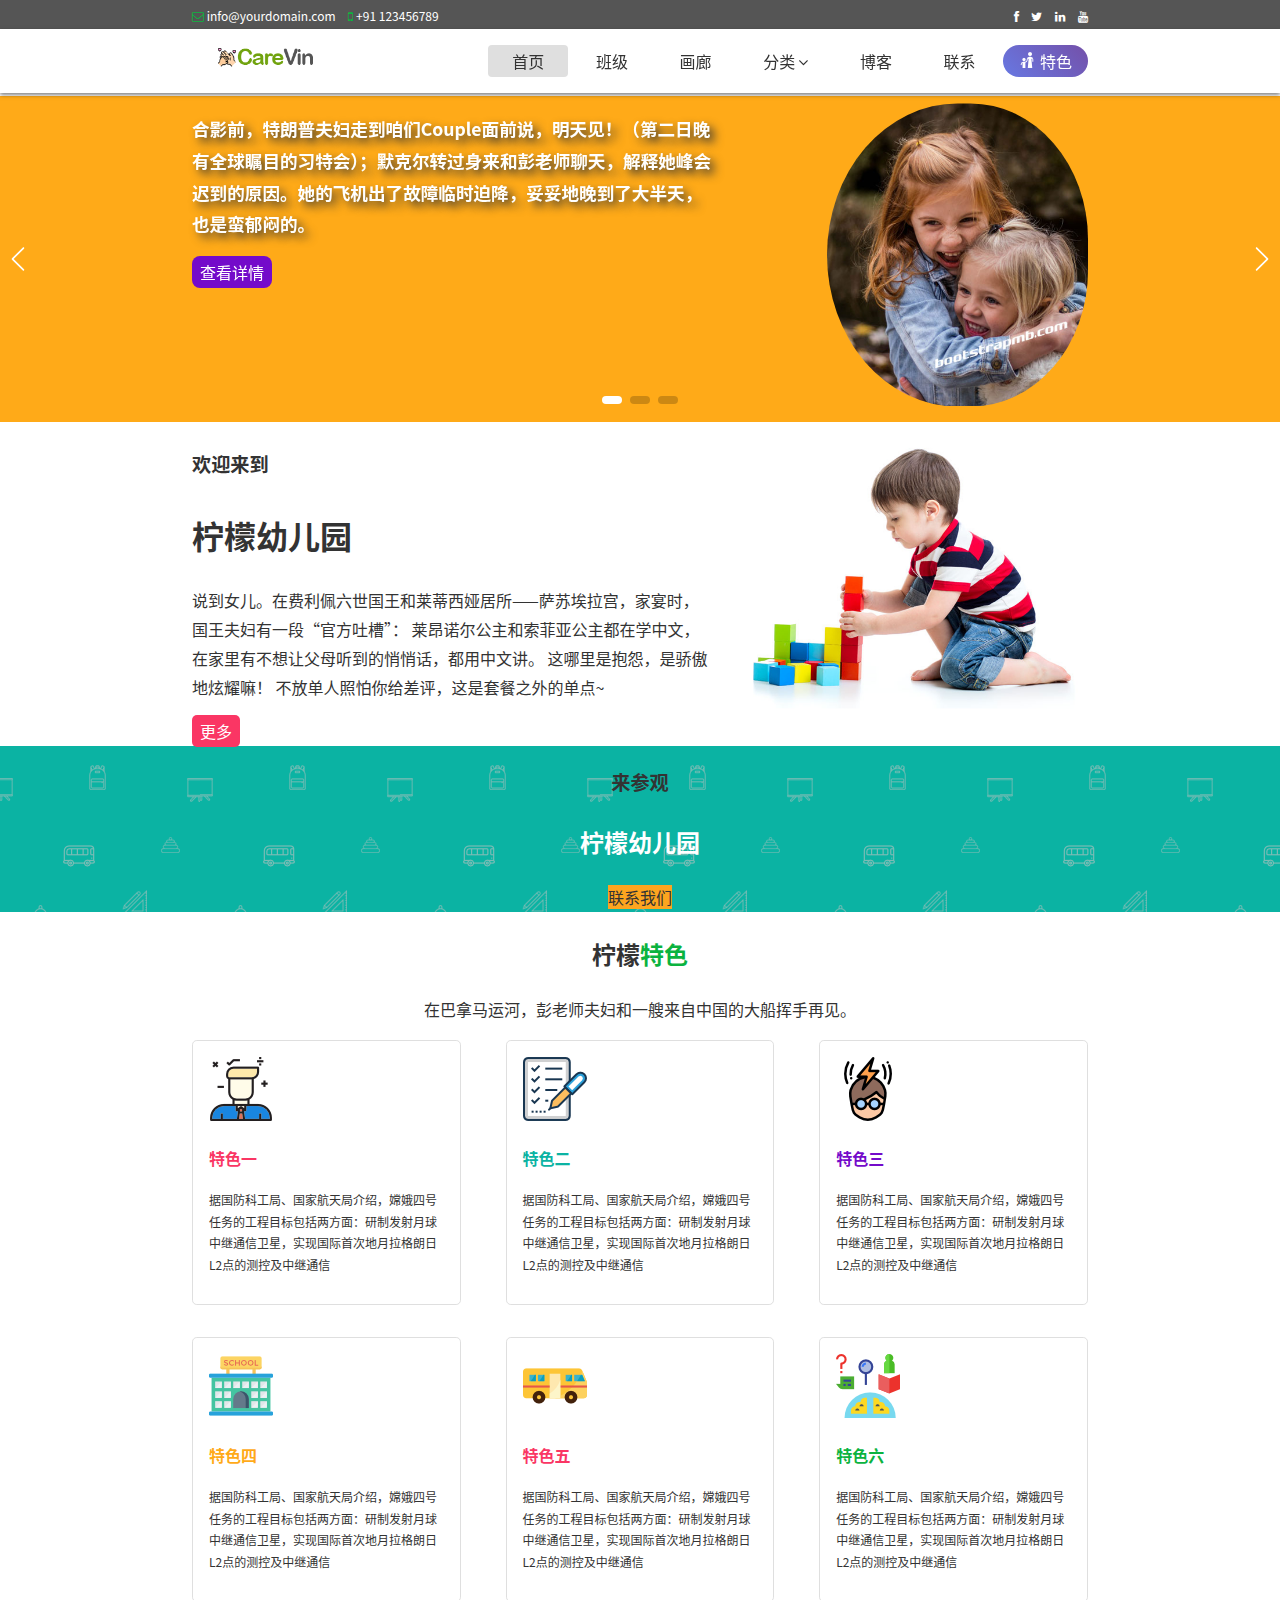
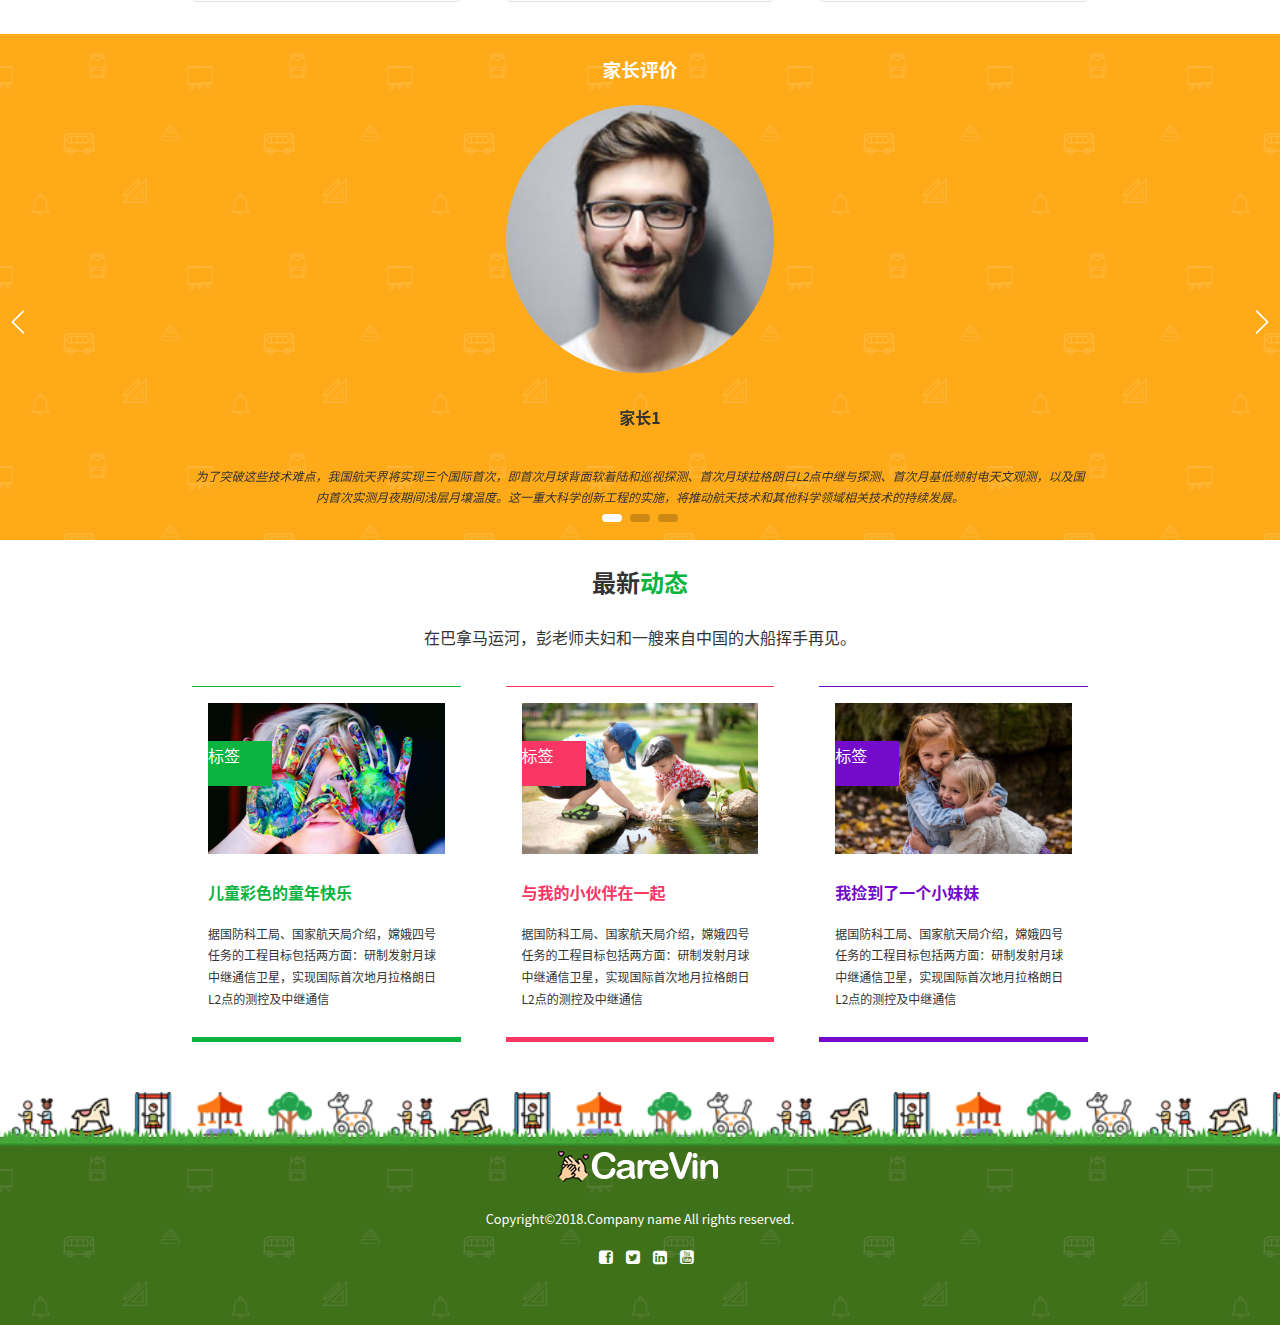
<file: index.html>
<!DOCTYPE html>
<html>
<head lang="en">
    <meta charset="UTF-8"/>
    <meta http-equiv="X-UA-Compatible" content="IE=edge, chrome=1, Firefox=1" /> <!--指示IE/chrome/Firefox以目前可用的最高模式显示内容-->
    <meta name="renderer" content="webkit"/>
    <meta name="keywords" content="CarVin, Children, Play, School" /><!--关键字-->
    <meta name="Description" content="Will our children have a place to play to made your life easy."/><!--网站描述-->
    <meta name="author" content="willow like moon" /><!--定义网页作者-->
    <meta name ="viewport" content ="width=device-width, initial-scale=1, maximum-scale=1, minimum-scale=1, user-scalable=no"/>
    <meta name="robots" content="index, follow"/>
    <meta name="googlebot" content="index, follow"/>

    <title>CarVin Children Play School</title>

    <base target="_self"/>
    <link rel="shortcut icon" href="img/logo/fav.png" type="image/ico"/><!--网页标题栏显示小图标-->
    <link rel="stylesheet" href="css/normalize.css" type="text/css"/>
    <link rel="stylesheet" href="css/font-awesome.css" type="text/css"/>
    <link rel="stylesheet" href="css/swiper.css">
    <link rel="stylesheet" href="css/animate.css">
    <link rel="stylesheet" href="css/global.css" type="text/css"/>
    <link rel="stylesheet" href="css/module.css" type="text/css"/>
    <link rel="stylesheet" href="css/carvin.css" type="text/css"/>
</head>
<body>
<div id="wrapper">

    <!--header start-->
   <header>
       <section class="md-info tx-center clearfix">
           <div class="box-center container row ">
               <div class="col-8 tx-left">
                   <a href=""><i class="icon-envelope-alt tx-green-light"></i> info@yourdomain.com<i class="icon-mobile-phone tx-green-light"></i> +91 123456789</a>
               </div>
               <div class="col-4 tx-right">
                   <a href="" class="tx-nowrap overflow"><i class="icon-facebook"></i><i class="icon-twitter"></i><i class="icon-linkedin"></i><i class="icon-youtube"></i></a>
               </div>
           </div>
       </section>
       <section class="md-nav clearfix">
           <nav class="box-center container row ">
               <a href="index.html" class="col-2 logo box-img"><img src="img/logo/logo.png" alt=""/></a>
               <ul class="col-10 tx-right">
                   <li><a href="index.html" class="active">首页</a></li>
                   <li><a href="page/classes.html">班级</a></li>
                   <li><a href="page/gallery.html">画廊</a></li>
                   <li class="nav-sub">
                       <a href="">分类<i class="icon-angle-down"></i></a>
                       <ol class="tx-center">
                           <li><a href="page/aboutUs.html">关于我们</a></li>
                           <li><a href="page/faq.html">FAQ问答</a></li>
                           <li><a href="page/404.html">404失联</a></li>
                       </ol>
                   </li>
                   <li><a href="page/blog.html">博客</a></li>
                   <li> <a href="page/contact.html">联系</a></li>
                   <li><a href="page/facilities.html" class="bg-purple tx-white"><img src="img/ico/mother.png" alt="img"/>特色</a></li>
               </ul>
           </nav>
       </section>
   </header>
    <!--header end-->

    <!--main start-->
    <div class="main">

        <!--slide start-->
        <section class="slide md-slide bg-orange">
            <div class="swiper-container">
                <div class="swiper-wrapper">
                    <div class="swiper-slide">

                            <div class="box-center container row">
                                <div class="col-7">
                                    <p class="tx-white ani" swiper-animate-effect="fadeInLeft" swiper-animate-duration="0.5s" swiper-animate-delay="0.3s">
                                        合影前，特朗普夫妇走到咱们Couple面前说，明天见！（第二日晚有全球瞩目的习特会）；默克尔转过身来和彭老师聊天，解释她峰会迟到的原因。她的飞机出了故障临时迫降，妥妥地晚到了大半天，也是蛮郁闷的。
                                    </p>

                                    <a class="bg-purple md-btn tx-white ani" swiper-animate-effect="fadeIn" swiper-animate-duration="0.5s" swiper-animate-delay="0.5s" href="" >查看详情</a>
                                </div>
                                <div class="col-5 tx-right"><img src="img/slide/slide1.jpg" alt=""/></div>
                            </div>

                    </div>
                    <div class="swiper-slide">

                        <div class="box-center container row">

                            <div class="col-5 tx-left"><img src="img/slide/slide2.jpg" alt=""/></div>
                            <div class="col-7">
                                <p class="tx-white ani" swiper-animate-effect="fadeInRight" swiper-animate-duration="0.5s" swiper-animate-delay="0.3s">
                                    合影前，特朗普夫妇走到咱们Couple面前说，明天见！（第二日晚有全球瞩目的习特会）；默克尔转过身来和彭老师聊天，解释她峰会迟到的原因。她的飞机出了故障临时迫降，妥妥地晚到了大半天，也是蛮郁闷的。
                                </p>

                                <a class="bg-pink md-btn tx-white ani " swiper-animate-effect="fadeIn" swiper-animate-duration="0.5s" swiper-animate-delay="0.5s" href="" >查看详情</a>
                            </div>
                        </div>

                    </div>
                    <div class="swiper-slide">

                        <div class="box-center container row">
                            <div class="col-7">
                                <p class="tx-white ani" swiper-animate-effect="fadeInUp" swiper-animate-duration="0.5s" swiper-animate-delay="0.3s">
                                    合影前，特朗普夫妇走到咱们Couple面前说，明天见！（第二日晚有全球瞩目的习特会）；默克尔转过身来和彭老师聊天，解释她峰会迟到的原因。她的飞机出了故障临时迫降，妥妥地晚到了大半天，也是蛮郁闷的。
                                </p>

                                <a class="bg-green-weight md-btn tx-white ani" swiper-animate-effect="fadeIn" swiper-animate-duration="0.5s" swiper-animate-delay="0.5s" href="" >查看详情</a>
                            </div>
                            <div class="col-5 tx-right"><img src="img/slide/slide3.jpg" alt=""/></div>
                        </div>

                    </div>
                </div>
                <!-- 如果需要分页器 -->
                <div class="swiper-pagination"></div>

                <!-- 如果需要导航按钮 -->
                <div class="swiper-button-prev"></div>
                <div class="swiper-button-next"></div>

                <!-- 如果需要滚动条 -->
                <!--<div class="swiper-scrollbar"></div>-->
            </div>

        </section>
        <!--slide end-->

        <!--intro start-->
        <section class="intro">
            <div class="box-center container row">
                <div class="col-7">
                    <h4>欢迎来到</h4>
                    <h1>柠檬幼儿园</h1>
                    <p>
                        说到女儿。在费利佩六世国王和莱蒂西娅居所——萨苏埃拉宫，家宴时，国王夫妇有一段“官方吐槽”：
                        莱昂诺尔公主和索菲亚公主都在学中文，在家里有不想让父母听到的悄悄话，都用中文讲。
                        这哪里是抱怨，是骄傲地炫耀嘛！
                        不放单人照怕你给差评，这是套餐之外的单点~
                    </p>
                    <a href="#" class="tx-white bg-pink md-btn">更多</a>
                </div>
                <div class="col-5 tx-right">
                    <img src="img/article/play.png" alt=""/>
                </div>
            </div>
        </section>
        <!--intro end-->

        <!--contact start-->
        <section class="contact bg-img-green">
            <div class="box-center container row tx-center">
                <div class="col-12 tx-center">
                    <p>来参观</p>
                    <h2 class="tx-white">柠檬幼儿园</h2>
                    <a href="#" class="bg-yellow br-gray-weight a-padding">联系我们</a>
                </div>
            </div>
        </section>
        <!--contact end-->

        <!--feature start-->
        <section class="feature">
            <div class="box-center container row">
                <div class="col-12">
                    <h2 class="tx-center"><span class="tx-gray-weight">柠檬</span><span class="tx-green-light">特色</span></h2>
                    <p class="tx-center">在巴拿马运河，彭老师夫妇和一艘来自中国的大船挥手再见。</p>
                </div>
            </div>
            <div class="box-center container row">
                <div class="col-4 md-note">
                    <img src="img/features/001-teacher.png" alt="ico.png"/>
                    <h3 class="tx-pink">特色一</h3>
                    <p>据国防科工局、国家航天局介绍，嫦娥四号任务的工程目标包括两方面：研制发射月球中继通信卫星，实现国际首次地月拉格朗日L2点的测控及中继通信</p>
                </div>
                <div class="col-4 md-note">
                    <img src="img/features/002-to-do.png" alt="ico.png"/>
                    <h3 class="tx-green-weight">特色二</h3>
                    <p>据国防科工局、国家航天局介绍，嫦娥四号任务的工程目标包括两方面：研制发射月球中继通信卫星，实现国际首次地月拉格朗日L2点的测控及中继通信</p>
                </div>
                <div class="col-4 md-note">
                    <img src="img/features/003-think.png" alt="ico.png"/>
                    <h3 class="tx-purple">特色三</h3>
                    <p>据国防科工局、国家航天局介绍，嫦娥四号任务的工程目标包括两方面：研制发射月球中继通信卫星，实现国际首次地月拉格朗日L2点的测控及中继通信</p>
                </div>
            </div>
            <div class="box-center container row">
                <div class="col-4 md-note">
                    <img src="img/features/004-school.png" alt="ico.png"/>
                    <h3 class="tx-orange">特色四</h3>
                    <p>据国防科工局、国家航天局介绍，嫦娥四号任务的工程目标包括两方面：研制发射月球中继通信卫星，实现国际首次地月拉格朗日L2点的测控及中继通信</p>
                </div>
                <div class="col-4 md-note">
                    <img src="img/features/005-bus.png" alt="ico.png"/>
                    <h3 class="tx-pink">特色五</h3>
                    <p>据国防科工局、国家航天局介绍，嫦娥四号任务的工程目标包括两方面：研制发射月球中继通信卫星，实现国际首次地月拉格朗日L2点的测控及中继通信</p>
                </div>
                <div class="col-4 md-note">
                    <img src="img/features/006-idea.png" alt="ico.png"/>
                    <h3 class="tx-green-light">特色六</h3>
                    <p>据国防科工局、国家航天局介绍，嫦娥四号任务的工程目标包括两方面：研制发射月球中继通信卫星，实现国际首次地月拉格朗日L2点的测控及中继通信</p>
                </div>
            </div>
        </section>
        <!--feature end-->

        <!--review start-->
        <section class="review  md-slide bg-img-yellow">
            <div class="box-center container row">
                <div class="col-12 tx-center">
                    <h3 class="tx-white">家长评价</h3>
                </div>
            </div>

            <div class="swiper-container">
                <div class="swiper-wrapper">
                    <div class="swiper-slide">

                        <div class="box-center container row">
                            <div class="col-12 tx-center">
                                <img class="box-center" src="img/user/user1.jpg" alt="家长头像"/>
                            </div>
                        </div>

                        <div class="box-center container row">
                            <div class="col-12 tx-center">
                                <h4 class="tx-center">家长1</h4>
                            </div>
                        </div>

                        <div class="box-center container row">
                            <div class="col-12 tx-center">
                                <p class="tx-center">为了突破这些技术难点，我国航天界将实现三个国际首次，即首次月球背面软着陆和巡视探测、首次月球拉格朗日L2点中继与探测、首次月基低频射电天文观测，以及国内首次实测月夜期间浅层月壤温度。这一重大科学创新工程的实施，将推动航天技术和其他科学领域相关技术的持续发展。</p>
                            </div>
                        </div>

                    </div>
                    <div class="swiper-slide">

                        <div class="box-center container row">
                            <div class="col-12 tx-center">
                                <img class="box-center" src="img/user/user2.jpg" alt="家长头像"/>
                            </div>
                        </div>

                        <div class="box-center container row">
                            <div class="col-12 tx-center">
                                <h4 class="tx-center">家长2</h4>
                            </div>
                        </div>

                        <div class="box-center container row">
                            <div class="col-12 tx-center">
                                <p class="tx-center">为了突破这些技术难点，我国航天界将实现三个国际首次，即首次月球背面软着陆和巡视探测、首次月球拉格朗日L2点中继与探测、首次月基低频射电天文观测，以及国内首次实测月夜期间浅层月壤温度。这一重大科学创新工程的实施，将推动航天技术和其他科学领域相关技术的持续发展。</p>
                            </div>
                        </div>

                    </div>
                    <div class="swiper-slide">

                        <div class="box-center container row">
                            <div class="col-12 tx-center">
                                <img class="box-center" src="img/user/user3.jpg" alt="家长头像"/>
                            </div>
                        </div>

                        <div class="box-center container row">
                            <div class="col-12 tx-center">
                                <h4 class="tx-center">家长3</h4>
                            </div>
                        </div>

                        <div class="box-center container row">
                            <div class="col-12 tx-center">
                                <p class="tx-center">为了突破这些技术难点，我国航天界将实现三个国际首次，即首次月球背面软着陆和巡视探测、首次月球拉格朗日L2点中继与探测、首次月基低频射电天文观测，以及国内首次实测月夜期间浅层月壤温度。这一重大科学创新工程的实施，将推动航天技术和其他科学领域相关技术的持续发展。</p>
                            </div>
                        </div>

                    </div>
                </div>
                <!-- 如果需要分页器 -->
                <div class="swiper-pagination"></div>

                <!-- 如果需要导航按钮 -->
                <div class="swiper-button-prev"></div>
                <div class="swiper-button-next"></div>

                <!-- 如果需要滚动条 -->
                <!--<div class="swiper-scrollbar"></div>-->
            </div>

        </section>
        <!--review end-->

        <!--news start-->
        <section class="news">
            <div class="box-center container row">
                <div class="col-12">
                    <h2 class="tx-center"><span class="tx-gray-weight">最新</span><span class="tx-green-light">动态</span></h2>
                    <p class="tx-center">在巴拿马运河，彭老师夫妇和一艘来自中国的大船挥手再见。</p>
                </div>
            </div>
            <div class="box-center container row">
                <div class="col-4 md-note">
                    <span class="md-tips bg-green-light">标签</span>
                    <img src="img/blog/blog1.jpg" alt="ico.png"/>
                    <h3 class="tx-green-light">儿童彩色的童年快乐</h3>
                    <p>据国防科工局、国家航天局介绍，嫦娥四号任务的工程目标包括两方面：研制发射月球中继通信卫星，实现国际首次地月拉格朗日L2点的测控及中继通信</p>
                </div>
                <div class="col-4 md-note">
                    <span class="md-tips bg-pink">标签</span>
                    <img src="img/blog/blog2.jpg" alt="ico.png"/>
                    <h3 class="tx-pink">与我的小伙伴在一起</h3>
                    <p>据国防科工局、国家航天局介绍，嫦娥四号任务的工程目标包括两方面：研制发射月球中继通信卫星，实现国际首次地月拉格朗日L2点的测控及中继通信</p>
                </div>
                <div class="col-4 md-note">
                    <span class="md-tips bg-purple">标签</span>
                    <img src="img/blog/blog3.jpg" alt="ico.png"/>
                    <h3 class="tx-purple">我捡到了一个小妹妹</h3>
                    <p>据国防科工局、国家航天局介绍，嫦娥四号任务的工程目标包括两方面：研制发射月球中继通信卫星，实现国际首次地月拉格朗日L2点的测控及中继通信</p>
                </div>
            </div>
        </section>
        <!--news end-->
    </div>
    <!--main end-->

    <!--footer start-->
    <footer class="md-footer">
        <div class="box-center container row">
            <div class="col-12 tx-center">
                <img src="img/logo/footer-logo.png" alt="logo.png"/>
                <p class="tx-white">
                    Copyright&copy;2018.Company name All rights reserved.
                </p>
                <a href="" class="tx-white"><i class="icon-facebook-sign"></i><i class="icon-twitter-sign"></i><i class="icon-linkedin-sign"></i><i class="icon-youtube-sign"></i></a>
            </div>
        </div>
    </footer>
    <!--footer end-->


    <!-- back-top-btn -->
    <div title="返回顶部" class="md-back-top tx-center"><i class="icon-angle-up"></i></div>
    <!-- back-top-btn -->


    <!--js link start-->
    <script type="text/javascript" src="js/jquery-3.3.1.js"></script>
    <script src="js/swiper.js"></script>
    <script src="js/swiper.animate.min.js"></script>
    <script type="text/javascript" src="js/carvin.js"></script>
    <!--js link end-->
</div>
</body>
</html>
</file>
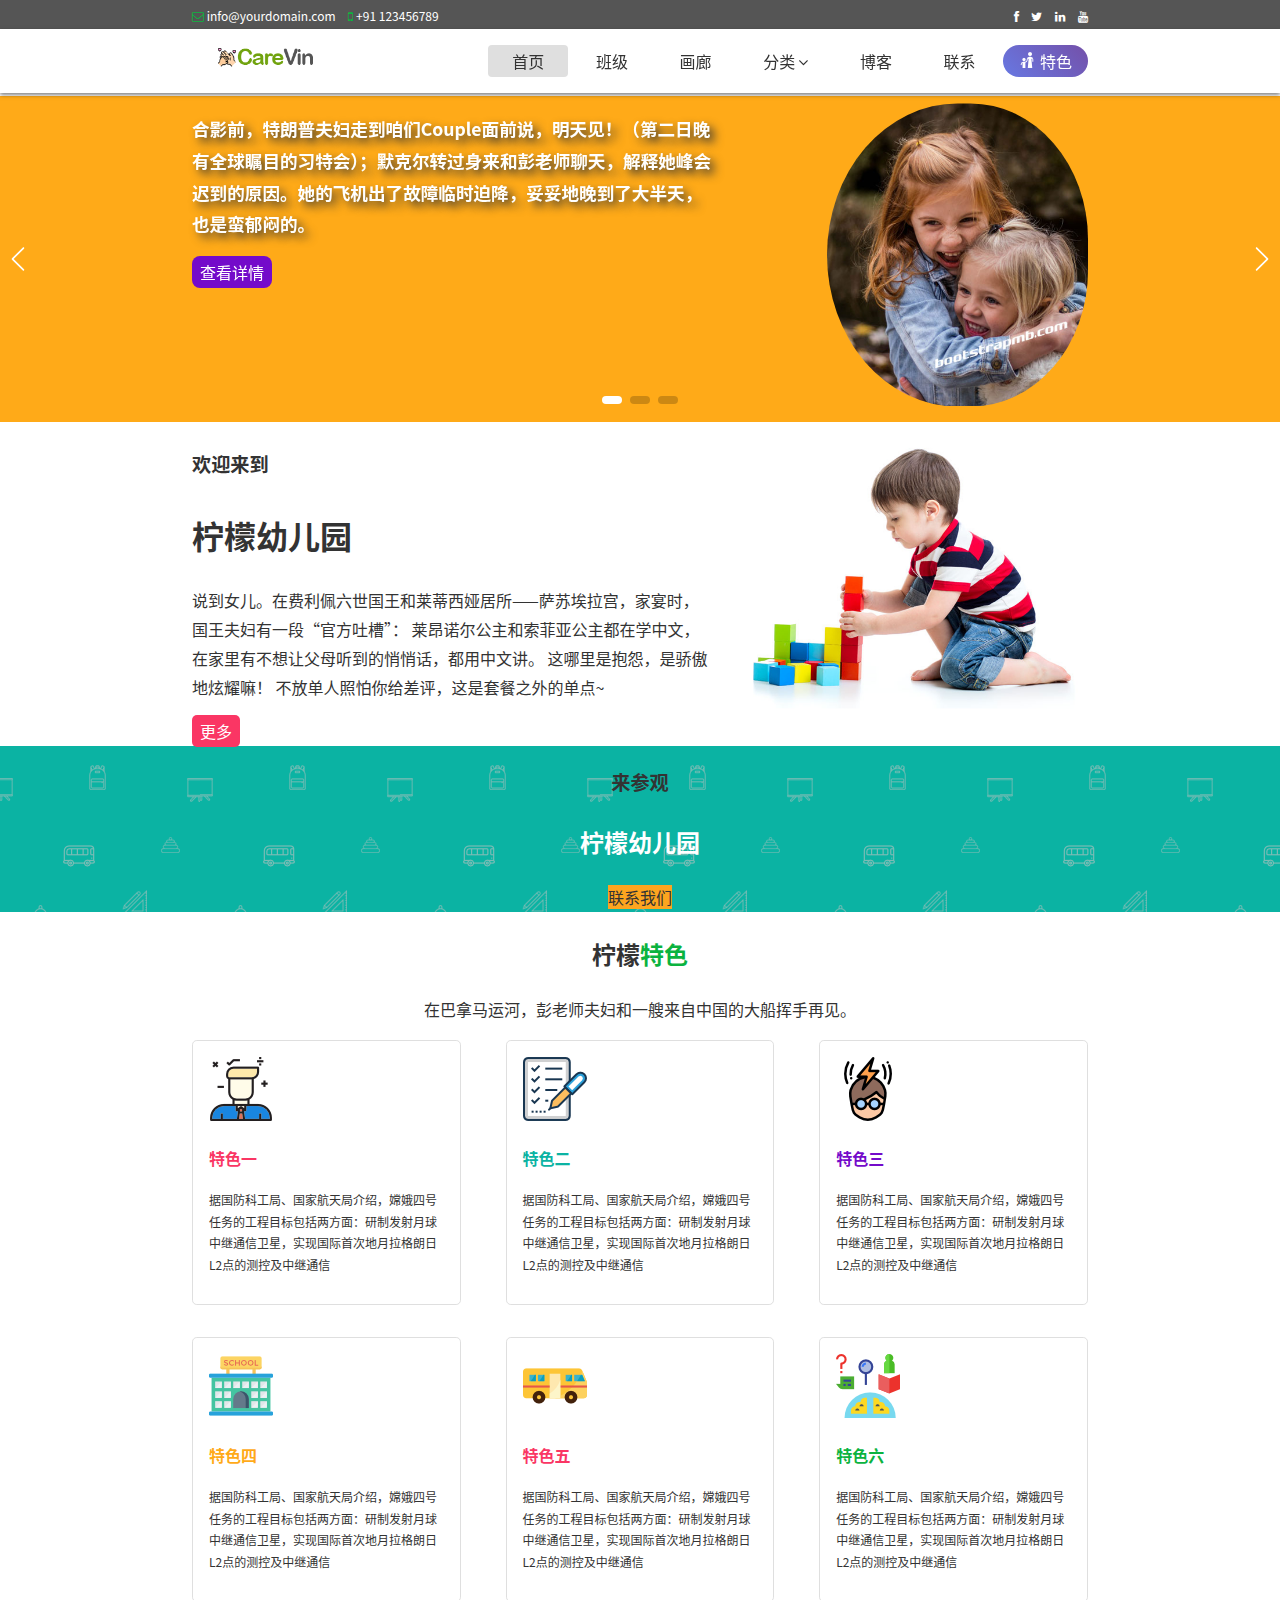
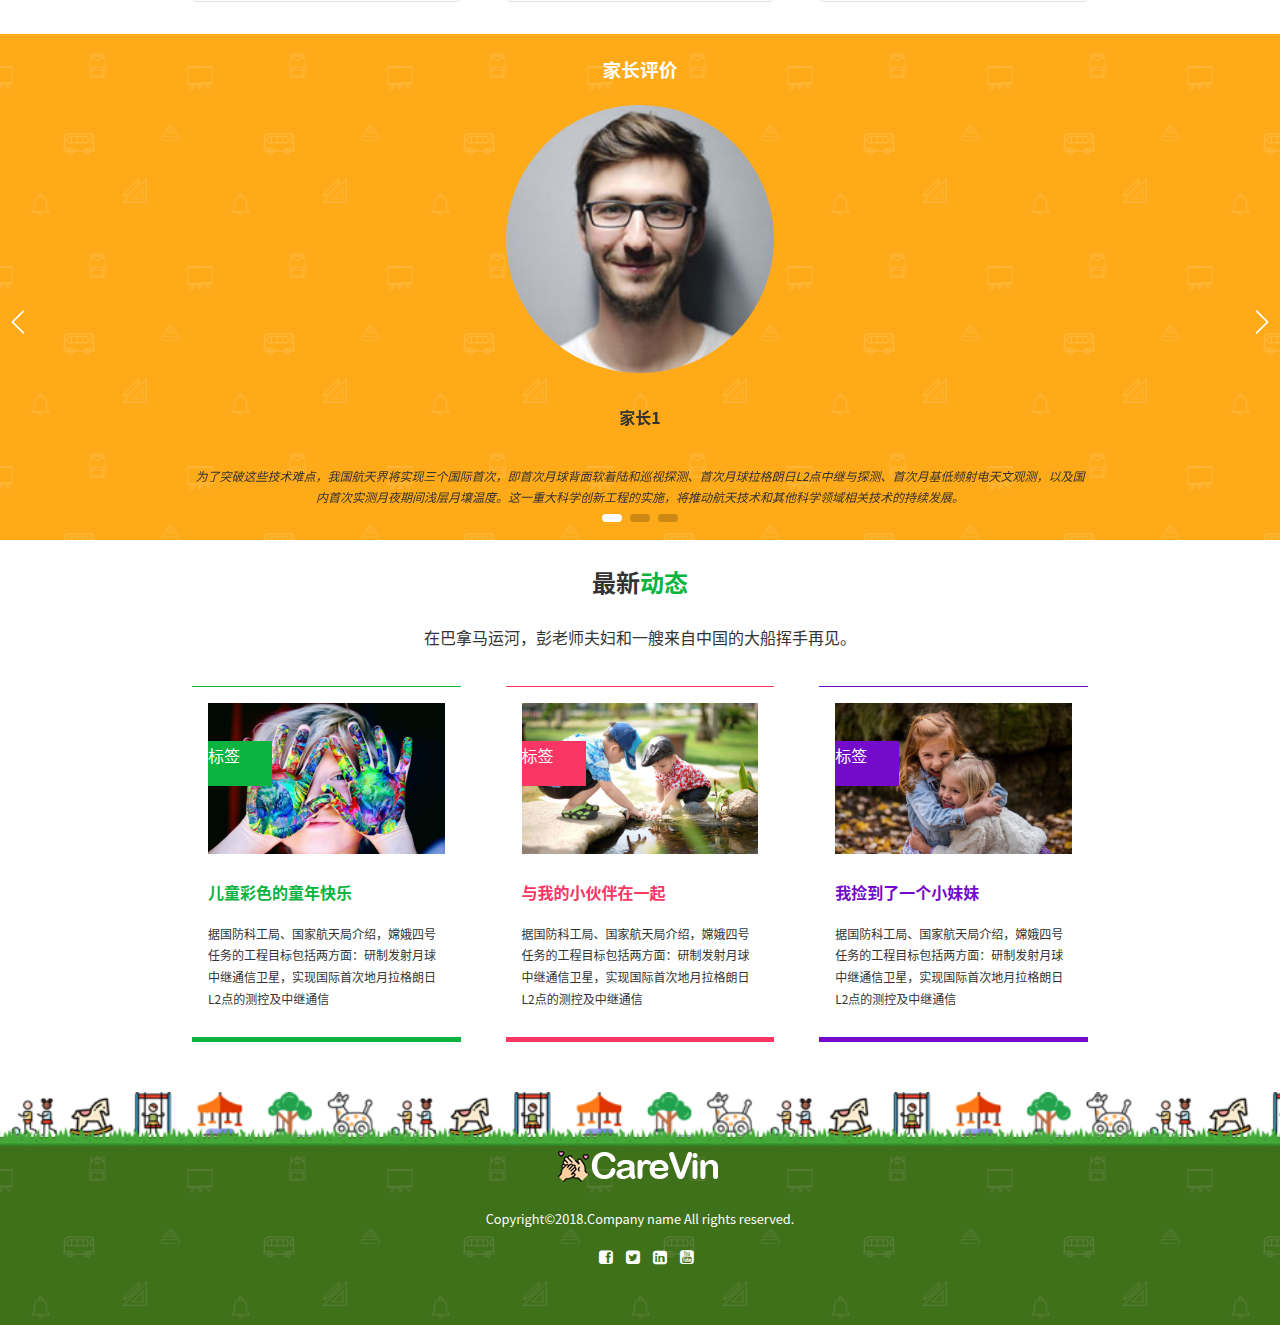
<file: page/index.html>
<!DOCTYPE html>
<html>
<head lang="en">
    <meta charset="UTF-8"/>
    <meta http-equiv="X-UA-Compatible" content="IE=edge, chrome=1, Firefox=1" /> <!--指示IE/chrome/Firefox以目前可用的最高模式显示内容-->
    <meta name="renderer" content="webkit"/>
    <meta name="keywords" content="CarVin, Children, Play, School" /><!--关键字-->
    <meta name="Description" content="Will our children have a place to play to made your life easy."/><!--网站描述-->
    <meta name="author" content="willow like moon" /><!--定义网页作者-->
    <meta name ="viewport" content ="width=device-width, initial-scale=1, maximum-scale=1, minimum-scale=1, user-scalable=no"/>
    <meta name="robots" content="index, follow"/>
    <meta name="googlebot" content="index, follow"/>

    <title>CarVin Children Play School</title>

    <base target="_self"/>
    <link rel="shortcut icon" href="../img/logo/fav.png" type="image/ico"/><!--网页标题栏显示小图标-->
    <link rel="stylesheet" href="../css/normalize.css" type="text/css"/>
    <link rel="stylesheet" href="../css/font-awesome.css" type="text/css"/>
    <link rel="stylesheet" href="../css/swiper.css">
    <link rel="stylesheet" href="../css/animate.css">
    <link rel="stylesheet" href="../css/global.css" type="text/css"/>
    <link rel="stylesheet" href="../css/module.css" type="text/css"/>
    <link rel="stylesheet" href="../css/carvin.css" type="text/css"/>
</head>
<body>
<div id="wrapper">

    <!--header start-->
   <header>
       <section class="md-info tx-center clearfix">
           <div class="box-center container row ">
               <div class="col-8 tx-left">
                   <a href=""><i class="icon-envelope-alt tx-green-light"></i> info@yourdomain.com<i class="icon-mobile-phone tx-green-light"></i> +91 123456789</a>
               </div>
               <div class="col-4 tx-right">
                   <a href="" class="tx-nowrap overflow"><i class="icon-facebook"></i><i class="icon-twitter"></i><i class="icon-linkedin"></i><i class="icon-youtube"></i></a>
               </div>
           </div>
       </section>
       <section class="md-nav clearfix">
           <nav class="box-center container row ">
               <a href="index.html" class="col-2 logo box-img"><img src="../img/logo/logo.png" alt=""/></a>
               <ul class="col-10 tx-right">
                   <li><a href="index.html" class="active">首页</a></li>
                   <li><a href="classes.html">班级</a></li>
                   <li><a href="gallery.html">画廊</a></li>
                   <li class="nav-sub">
                       <a href="">分类<i class="icon-angle-down"></i></a>
                       <ol class="tx-center">
                           <li><a href="aboutUs.html">关于我们</a></li>
                           <li><a href="faq.html">FAQ问答</a></li>
                           <li><a href="404.html">404失联</a></li>
                       </ol>
                   </li>
                   <li><a href="blog.html">博客</a></li>
                   <li> <a href="contact.html">联系</a></li>
                   <li><a href="facilities.html" class="bg-purple tx-white"><img src="../img/ico/mother.png" alt="img"/>特色</a></li>
               </ul>
           </nav>
       </section>
   </header>
    <!--header end-->

    <!--main start-->
    <div class="main">

        <!--slide start-->
        <section class="slide md-slide bg-orange">
            <div class="swiper-container">
                <div class="swiper-wrapper">
                    <div class="swiper-slide">

                            <div class="box-center container row">
                                <div class="col-7">
                                    <p class="tx-white ani" swiper-animate-effect="fadeInLeft" swiper-animate-duration="0.5s" swiper-animate-delay="0.3s">
                                        合影前，特朗普夫妇走到咱们Couple面前说，明天见！（第二日晚有全球瞩目的习特会）；默克尔转过身来和彭老师聊天，解释她峰会迟到的原因。她的飞机出了故障临时迫降，妥妥地晚到了大半天，也是蛮郁闷的。
                                    </p>

                                    <a class="bg-purple md-btn tx-white ani" swiper-animate-effect="fadeIn" swiper-animate-duration="0.5s" swiper-animate-delay="0.5s" href="" >查看详情</a>
                                </div>
                                <div class="col-5 tx-right"><img src="../img/slide/slide1.jpg" alt=""/></div>
                            </div>

                    </div>
                    <div class="swiper-slide">

                        <div class="box-center container row">

                            <div class="col-5 tx-left"><img src="../img/slide/slide2.jpg" alt=""/></div>
                            <div class="col-7">
                                <p class="tx-white ani" swiper-animate-effect="fadeInRight" swiper-animate-duration="0.5s" swiper-animate-delay="0.3s">
                                    合影前，特朗普夫妇走到咱们Couple面前说，明天见！（第二日晚有全球瞩目的习特会）；默克尔转过身来和彭老师聊天，解释她峰会迟到的原因。她的飞机出了故障临时迫降，妥妥地晚到了大半天，也是蛮郁闷的。
                                </p>

                                <a class="bg-pink md-btn tx-white ani " swiper-animate-effect="fadeIn" swiper-animate-duration="0.5s" swiper-animate-delay="0.5s" href="" >查看详情</a>
                            </div>
                        </div>

                    </div>
                    <div class="swiper-slide">

                        <div class="box-center container row">
                            <div class="col-7">
                                <p class="tx-white ani" swiper-animate-effect="fadeInUp" swiper-animate-duration="0.5s" swiper-animate-delay="0.3s">
                                    合影前，特朗普夫妇走到咱们Couple面前说，明天见！（第二日晚有全球瞩目的习特会）；默克尔转过身来和彭老师聊天，解释她峰会迟到的原因。她的飞机出了故障临时迫降，妥妥地晚到了大半天，也是蛮郁闷的。
                                </p>

                                <a class="bg-green-weight md-btn tx-white ani" swiper-animate-effect="fadeIn" swiper-animate-duration="0.5s" swiper-animate-delay="0.5s" href="" >查看详情</a>
                            </div>
                            <div class="col-5 tx-right"><img src="../img/slide/slide3.jpg" alt=""/></div>
                        </div>

                    </div>
                </div>
                <!-- 如果需要分页器 -->
                <div class="swiper-pagination"></div>

                <!-- 如果需要导航按钮 -->
                <div class="swiper-button-prev"></div>
                <div class="swiper-button-next"></div>

                <!-- 如果需要滚动条 -->
                <!--<div class="swiper-scrollbar"></div>-->
            </div>

        </section>
        <!--slide end-->

        <!--intro start-->
        <section class="intro">
            <div class="box-center container row">
                <div class="col-7">
                    <h4>欢迎来到</h4>
                    <h1>柠檬幼儿园</h1>
                    <p>
                        说到女儿。在费利佩六世国王和莱蒂西娅居所——萨苏埃拉宫，家宴时，国王夫妇有一段“官方吐槽”：
                        莱昂诺尔公主和索菲亚公主都在学中文，在家里有不想让父母听到的悄悄话，都用中文讲。
                        这哪里是抱怨，是骄傲地炫耀嘛！
                        不放单人照怕你给差评，这是套餐之外的单点~
                    </p>
                    <a href="#" class="tx-white bg-pink md-btn">更多</a>
                </div>
                <div class="col-5 tx-right">
                    <img src="../img/article/play.png" alt=""/>
                </div>
            </div>
        </section>
        <!--intro end-->

        <!--contact start-->
        <section class="contact bg-img-green">
            <div class="box-center container row tx-center">
                <div class="col-12 tx-center">
                    <p>来参观</p>
                    <h2 class="tx-white">柠檬幼儿园</h2>
                    <a href="#" class="bg-yellow br-gray-weight a-padding">联系我们</a>
                </div>
            </div>
        </section>
        <!--contact end-->

        <!--feature start-->
        <section class="feature">
            <div class="box-center container row">
                <div class="col-12">
                    <h2 class="tx-center"><span class="tx-gray-weight">柠檬</span><span class="tx-green-light">特色</span></h2>
                    <p class="tx-center">在巴拿马运河，彭老师夫妇和一艘来自中国的大船挥手再见。</p>
                </div>
            </div>
            <div class="box-center container row">
                <div class="col-4 md-note">
                    <img src="../img/features/001-teacher.png" alt="ico.png"/>
                    <h3 class="tx-pink">特色一</h3>
                    <p>据国防科工局、国家航天局介绍，嫦娥四号任务的工程目标包括两方面：研制发射月球中继通信卫星，实现国际首次地月拉格朗日L2点的测控及中继通信</p>
                </div>
                <div class="col-4 md-note">
                    <img src="../img/features/002-to-do.png" alt="ico.png"/>
                    <h3 class="tx-green-weight">特色二</h3>
                    <p>据国防科工局、国家航天局介绍，嫦娥四号任务的工程目标包括两方面：研制发射月球中继通信卫星，实现国际首次地月拉格朗日L2点的测控及中继通信</p>
                </div>
                <div class="col-4 md-note">
                    <img src="../img/features/003-think.png" alt="ico.png"/>
                    <h3 class="tx-purple">特色三</h3>
                    <p>据国防科工局、国家航天局介绍，嫦娥四号任务的工程目标包括两方面：研制发射月球中继通信卫星，实现国际首次地月拉格朗日L2点的测控及中继通信</p>
                </div>
            </div>
            <div class="box-center container row">
                <div class="col-4 md-note">
                    <img src="../img/features/004-school.png" alt="ico.png"/>
                    <h3 class="tx-orange">特色四</h3>
                    <p>据国防科工局、国家航天局介绍，嫦娥四号任务的工程目标包括两方面：研制发射月球中继通信卫星，实现国际首次地月拉格朗日L2点的测控及中继通信</p>
                </div>
                <div class="col-4 md-note">
                    <img src="../img/features/005-bus.png" alt="ico.png"/>
                    <h3 class="tx-pink">特色五</h3>
                    <p>据国防科工局、国家航天局介绍，嫦娥四号任务的工程目标包括两方面：研制发射月球中继通信卫星，实现国际首次地月拉格朗日L2点的测控及中继通信</p>
                </div>
                <div class="col-4 md-note">
                    <img src="../img/features/006-idea.png" alt="ico.png"/>
                    <h3 class="tx-green-light">特色六</h3>
                    <p>据国防科工局、国家航天局介绍，嫦娥四号任务的工程目标包括两方面：研制发射月球中继通信卫星，实现国际首次地月拉格朗日L2点的测控及中继通信</p>
                </div>
            </div>
        </section>
        <!--feature end-->

        <!--review start-->
        <section class="review  md-slide bg-img-yellow">
            <div class="box-center container row">
                <div class="col-12 tx-center">
                    <h3 class="tx-white">家长评价</h3>
                </div>
            </div>

            <div class="swiper-container">
                <div class="swiper-wrapper">
                    <div class="swiper-slide">

                        <div class="box-center container row">
                            <div class="col-12 tx-center">
                                <img class="box-center" src="../img/user/user1.jpg" alt="家长头像"/>
                            </div>
                        </div>

                        <div class="box-center container row">
                            <div class="col-12 tx-center">
                                <h4 class="tx-center">家长1</h4>
                            </div>
                        </div>

                        <div class="box-center container row">
                            <div class="col-12 tx-center">
                                <p class="tx-center">为了突破这些技术难点，我国航天界将实现三个国际首次，即首次月球背面软着陆和巡视探测、首次月球拉格朗日L2点中继与探测、首次月基低频射电天文观测，以及国内首次实测月夜期间浅层月壤温度。这一重大科学创新工程的实施，将推动航天技术和其他科学领域相关技术的持续发展。</p>
                            </div>
                        </div>

                    </div>
                    <div class="swiper-slide">

                        <div class="box-center container row">
                            <div class="col-12 tx-center">
                                <img class="box-center" src="../img/user/user2.jpg" alt="家长头像"/>
                            </div>
                        </div>

                        <div class="box-center container row">
                            <div class="col-12 tx-center">
                                <h4 class="tx-center">家长2</h4>
                            </div>
                        </div>

                        <div class="box-center container row">
                            <div class="col-12 tx-center">
                                <p class="tx-center">为了突破这些技术难点，我国航天界将实现三个国际首次，即首次月球背面软着陆和巡视探测、首次月球拉格朗日L2点中继与探测、首次月基低频射电天文观测，以及国内首次实测月夜期间浅层月壤温度。这一重大科学创新工程的实施，将推动航天技术和其他科学领域相关技术的持续发展。</p>
                            </div>
                        </div>

                    </div>
                    <div class="swiper-slide">

                        <div class="box-center container row">
                            <div class="col-12 tx-center">
                                <img class="box-center" src="../img/user/user3.jpg" alt="家长头像"/>
                            </div>
                        </div>

                        <div class="box-center container row">
                            <div class="col-12 tx-center">
                                <h4 class="tx-center">家长3</h4>
                            </div>
                        </div>

                        <div class="box-center container row">
                            <div class="col-12 tx-center">
                                <p class="tx-center">为了突破这些技术难点，我国航天界将实现三个国际首次，即首次月球背面软着陆和巡视探测、首次月球拉格朗日L2点中继与探测、首次月基低频射电天文观测，以及国内首次实测月夜期间浅层月壤温度。这一重大科学创新工程的实施，将推动航天技术和其他科学领域相关技术的持续发展。</p>
                            </div>
                        </div>

                    </div>
                </div>
                <!-- 如果需要分页器 -->
                <div class="swiper-pagination"></div>

                <!-- 如果需要导航按钮 -->
                <div class="swiper-button-prev"></div>
                <div class="swiper-button-next"></div>

                <!-- 如果需要滚动条 -->
                <!--<div class="swiper-scrollbar"></div>-->
            </div>

        </section>
        <!--review end-->

        <!--news start-->
        <section class="news">
            <div class="box-center container row">
                <div class="col-12">
                    <h2 class="tx-center"><span class="tx-gray-weight">最新</span><span class="tx-green-light">动态</span></h2>
                    <p class="tx-center">在巴拿马运河，彭老师夫妇和一艘来自中国的大船挥手再见。</p>
                </div>
            </div>
            <div class="box-center container row">
                <div class="col-4 md-note">
                    <span class="md-tips bg-green-light">标签</span>
                    <img src="../img/blog/blog1.jpg" alt="ico.png"/>
                    <h3 class="tx-green-light">儿童彩色的童年快乐</h3>
                    <p>据国防科工局、国家航天局介绍，嫦娥四号任务的工程目标包括两方面：研制发射月球中继通信卫星，实现国际首次地月拉格朗日L2点的测控及中继通信</p>
                </div>
                <div class="col-4 md-note">
                    <span class="md-tips bg-pink">标签</span>
                    <img src="../img/blog/blog2.jpg" alt="ico.png"/>
                    <h3 class="tx-pink">与我的小伙伴在一起</h3>
                    <p>据国防科工局、国家航天局介绍，嫦娥四号任务的工程目标包括两方面：研制发射月球中继通信卫星，实现国际首次地月拉格朗日L2点的测控及中继通信</p>
                </div>
                <div class="col-4 md-note">
                    <span class="md-tips bg-purple">标签</span>
                    <img src="../img/blog/blog3.jpg" alt="ico.png"/>
                    <h3 class="tx-purple">我捡到了一个小妹妹</h3>
                    <p>据国防科工局、国家航天局介绍，嫦娥四号任务的工程目标包括两方面：研制发射月球中继通信卫星，实现国际首次地月拉格朗日L2点的测控及中继通信</p>
                </div>
            </div>
        </section>
        <!--news end-->
    </div>
    <!--main end-->

    <!--footer start-->
    <footer class="md-footer">
        <div class="box-center container row">
            <div class="col-12 tx-center">
                <img src="../img/logo/footer-logo.png" alt="logo.png"/>
                <p class="tx-white">
                    Copyright&copy;2018.Company name All rights reserved.
                </p>
                <a href="" class="tx-white"><i class="icon-facebook-sign"></i><i class="icon-twitter-sign"></i><i class="icon-linkedin-sign"></i><i class="icon-youtube-sign"></i></a>
            </div>
        </div>
    </footer>
    <!--footer end-->


    <!-- back-top-btn -->
    <div title="返回顶部" class="md-back-top tx-center"><i class="icon-angle-up"></i></div>
    <!-- back-top-btn -->


    <!--js link start-->
    <script type="text/javascript" src="../js/jquery-3.3.1.js"></script>
    <script src="../js/swiper.js"></script>
    <script src="../js/swiper.animate.min.js"></script>
    <script type="text/javascript" src="../js/carvin.js"></script>
    <!--js link end-->
</div>
</body>
</html>
</file>
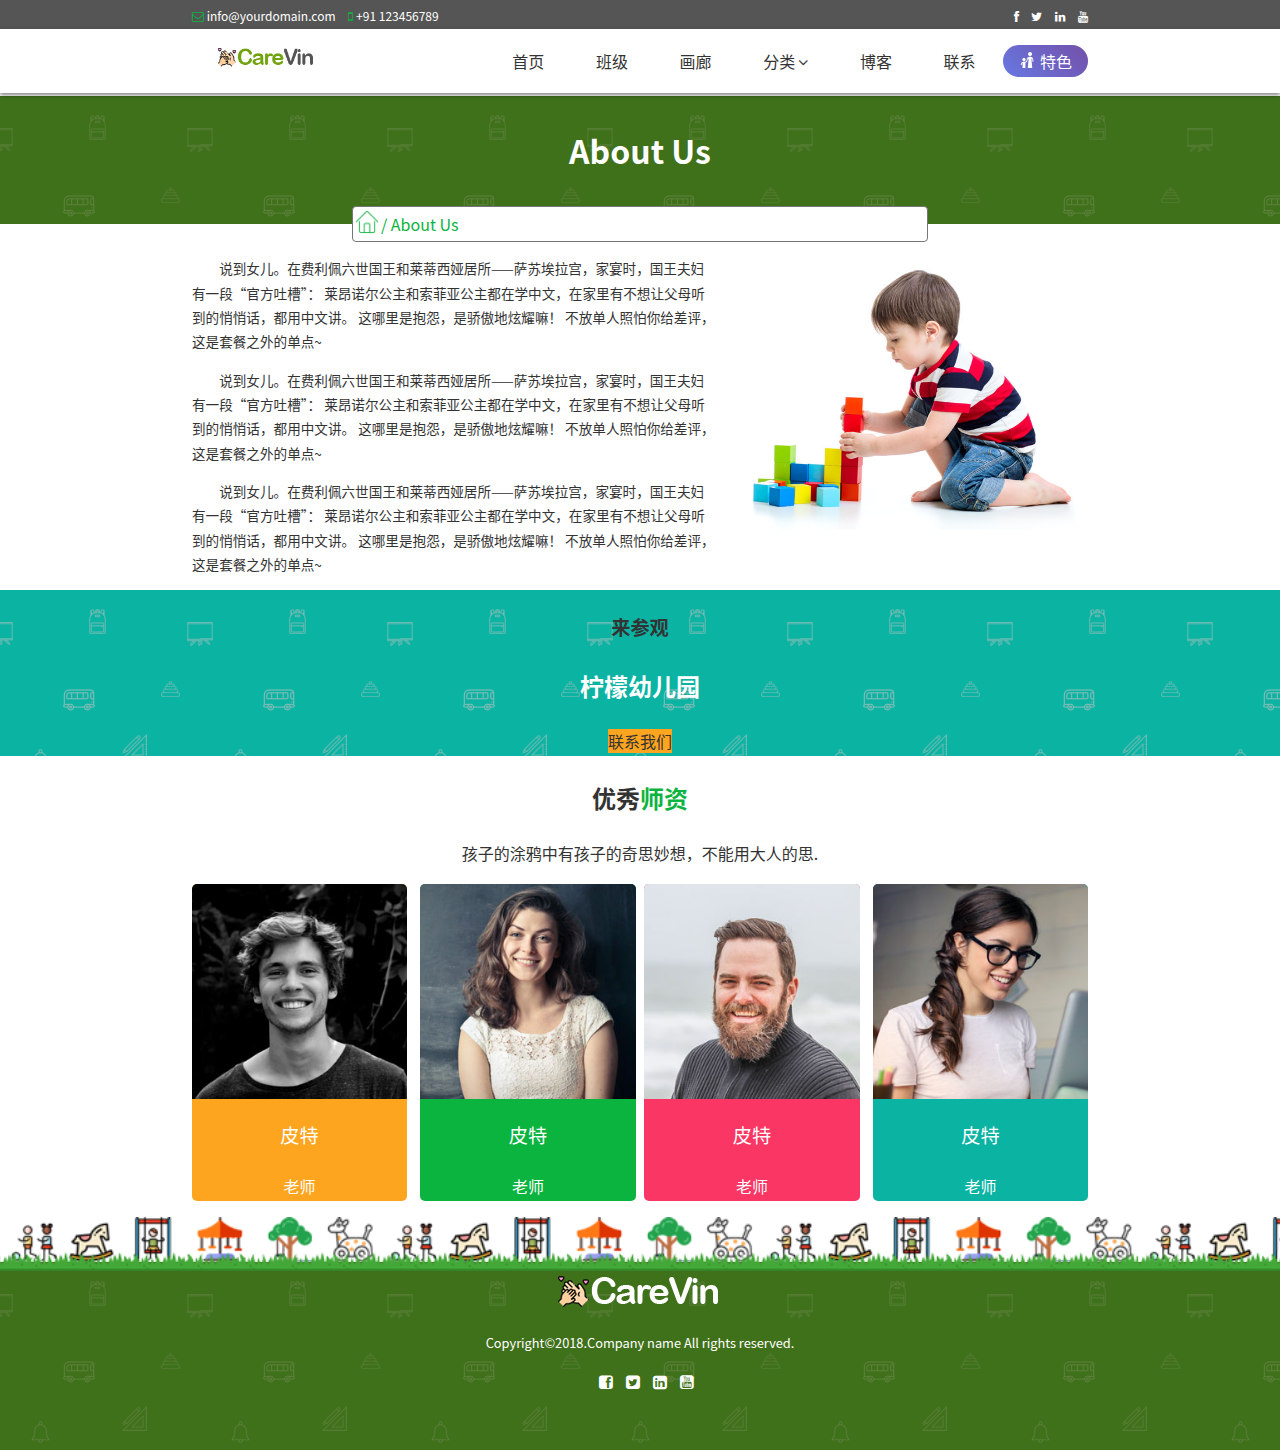
<file: page/aboutUs.html>
<!DOCTYPE html>
<html>
<head lang="en">
    <meta charset="UTF-8"/>
    <meta http-equiv="X-UA-Compatible" content="IE=edge, chrome=1, Firefox=1" /> <!--指示IE/chrome/Firefox以目前可用的最高模式显示内容-->
    <meta name="renderer" content="webkit"/>
    <meta name="keywords" content="CarVin, Children, Play, School" /><!--关键字-->
    <meta name="Description" content="Will our children have a place to play to made your life easy."/><!--网站描述-->
    <meta name="author" content="willow like moon" /><!--定义网页作者-->
    <meta name ="viewport" content ="width=device-width, initial-scale=1, maximum-scale=1, minimum-scale=1, user-scalable=no"/>
    <meta name="robots" content="index, follow"/>
    <meta name="googlebot" content="index, follow"/>

    <title>CarVin Children Play School</title>

    <base target="_self"/>

    <link rel="shortcut icon" href="../img/logo/fav.png" type="image/ico"/><!--网页标题栏显示小图标-->
    <link rel="stylesheet" href="../css/normalize.css" type="text/css"/>
    <link rel="stylesheet" href="../css/font-awesome.css" type="text/css"/>
    <link rel="stylesheet" href="../css/global.css" type="text/css"/>
    <link rel="stylesheet" href="../css/module.css" type="text/css"/>
    <link rel="stylesheet" href="../css/carvin.css" type="text/css"/>
</head>
<body>
<div id="wrapper">

    <!--header start-->
    <header>
        <section class="md-info tx-center clearfix">
            <div class="box-center container row ">
                <div class="col-8 tx-left">
                    <a href=""><i class="icon-envelope-alt tx-green-light"></i> info@yourdomain.com<i class="icon-mobile-phone tx-green-light"></i> +91 123456789</a>
                </div>
                <div class="col-4 tx-right">
                    <a href="" class="tx-nowrap overflow"><i class="icon-facebook"></i><i class="icon-twitter"></i><i class="icon-linkedin"></i><i class="icon-youtube"></i></a>
                </div>
            </div>
        </section>
        <section class="md-nav clearfix">
            <nav class="box-center container row ">
                <a href="../index.html" class="col-2 logo box-img"><img src="../img/logo/logo.png" alt=""/></a>
                <ul class="col-10 tx-right">
                    <li><a href="../index.html">首页</a></li>
                    <li><a href="classes.html">班级</a></li>
                    <li><a href="gallery.html">画廊</a></li>
                    <li class="nav-sub">
                        <a href="">分类<i class="icon-angle-down"></i></a>
                        <ol class="tx-center">
                            <li><a href="aboutUs.html" class="active">关于我们</a></li>
                            <li><a href="faq.html">FAQ问答</a></li>
                            <li><a href="404.html">404失联</a></li>
                        </ol>
                    </li>
                    <li><a href="blog-detail.html">博客</a></li>
                    <li> <a href="contact.html">联系</a></li>
                    <li><a href="facilities.html" class="bg-purple tx-white"><img src="../img/ico/mother.png" alt="img"/>特色</a></li>
                </ul>
            </nav>
        </section>
    </header>
    <!--header end-->

    <!--main start-->
    <div class="main">

        <!--banner start-->
        <section class="banner md-banner bg-img-green-weight">
            <div class="box-center container row tx-center">
                <div class="col-12">
                    <h2>About Us</h2>
                    <input class="tx-green-light bg-ico-green" type="search" placeholder="" value="/ About Us"/>
                </div>
            </div>
        </section>
        <!--banner end-->

        <!--intro start-->
        <section class="intro">
            <div class="box-center container row">
                <div class="col-7">
                    <p class="ab-p">
                        说到女儿。在费利佩六世国王和莱蒂西娅居所——萨苏埃拉宫，家宴时，国王夫妇有一段“官方吐槽”：
                        莱昂诺尔公主和索菲亚公主都在学中文，在家里有不想让父母听到的悄悄话，都用中文讲。
                        这哪里是抱怨，是骄傲地炫耀嘛！
                        不放单人照怕你给差评，这是套餐之外的单点~
                    </p>
                    <p class="ab-p">
                        说到女儿。在费利佩六世国王和莱蒂西娅居所——萨苏埃拉宫，家宴时，国王夫妇有一段“官方吐槽”：
                        莱昂诺尔公主和索菲亚公主都在学中文，在家里有不想让父母听到的悄悄话，都用中文讲。
                        这哪里是抱怨，是骄傲地炫耀嘛！
                        不放单人照怕你给差评，这是套餐之外的单点~
                    </p>
                    <p class="ab-p">
                        说到女儿。在费利佩六世国王和莱蒂西娅居所——萨苏埃拉宫，家宴时，国王夫妇有一段“官方吐槽”：
                        莱昂诺尔公主和索菲亚公主都在学中文，在家里有不想让父母听到的悄悄话，都用中文讲。
                        这哪里是抱怨，是骄傲地炫耀嘛！
                        不放单人照怕你给差评，这是套餐之外的单点~
                    </p>
                </div>
                <div class="col-5 tx-right">
                    <img src="../img/article/play.png" alt=""/>
                </div>
            </div>
        </section>
        <!--intro end-->

        <!--contact start-->
        <section class="contact bg-img-green">
            <div class="box-center container row tx-center">
                <div class="col-12 tx-center">
                    <p>来参观</p>
                    <h2 class="tx-white">柠檬幼儿园</h2>
                    <a href="#" class="bg-yellow br-gray-weight a-padding">联系我们</a>
                </div>
            </div>
        </section>
        <!--contact end-->

        <!--staff start-->
        <section class="staff">
            <div class="box-center container row">
                <div class="col-12">
                    <h2 class="tx-center"><span class="tx-gray-weight">优秀</span><span class="tx-green-light">师资</span></h2>
                    <p class="tx-center">孩子的涂鸦中有孩子的奇思妙想，不能用大人的思.</p>
                </div>
            </div>
            <div class="box-center container row">
                <div class="col-3 staff-intro">
                    <div class="bg-yellow tx-center tx-white">
                        <div class="box-img">
                            <img src="../img/staff/staff1.jpg" alt="staff.png"/>
                        </div>
                        <div>
                            <p>皮特</p>
                            <p>老师</p>
                        </div>
                    </div>
                </div>
                <div class="col-3 staff-intro">
                    <div class="bg-green-light tx-center tx-white">
                        <div class="box-img">
                            <img src="../img/staff/staff3.jpg" alt="staff.png"/>
                        </div>
                        <div>
                            <p>皮特</p>
                            <p>老师</p>
                        </div>
                    </div>
                </div>
                <div class="col-3 staff-intro">
                    <div class="bg-pink tx-center tx-white">
                        <div class="box-img">
                            <img src="../img/staff/staff2.jpg" alt="staff.png"/>
                        </div>
                        <div>
                            <p>皮特</p>
                            <p>老师</p>
                        </div>
                    </div>
                </div>
                <div class="col-3 staff-intro">
                    <div class="bg-green-weight tx-center tx-white">
                        <div class="box-img">
                            <img src="../img/staff/staff4.jpg" alt="staff.png"/>
                        </div>
                        <div>
                            <p>皮特</p>
                            <p>老师</p>
                        </div>
                    </div>
                </div>
            </div>
        </section>
        <!--staff end-->

    </div>
    <!--main end-->

    <!--footer start-->
    <footer class="md-footer">
        <div class="box-center container row">
            <div class="col-12 tx-center">
                <img src="../img/logo/footer-logo.png" alt="logo.png"/>
                <p class="tx-white">
                    Copyright&copy;2018.Company name All rights reserved.
                </p>
                <a href="" class="tx-white"><i class="icon-facebook-sign"></i><i class="icon-twitter-sign"></i><i class="icon-linkedin-sign"></i><i class="icon-youtube-sign"></i></a>
            </div>
        </div>
    </footer>
    <!--footer end-->

    <!-- back-top-btn -->
    <div title="返回顶部" class="md-back-top tx-center"><i class="icon-angle-up"></i></div>
    <!-- back-top-btn -->


    <!--js link start-->
    <script type="text/javascript" src="../js/jquery-3.3.1.js"></script>
    <script type="text/javascript" src="../js/carvin.js"></script>
    <!--js link end-->

</div>
</body>
</html>
</file>
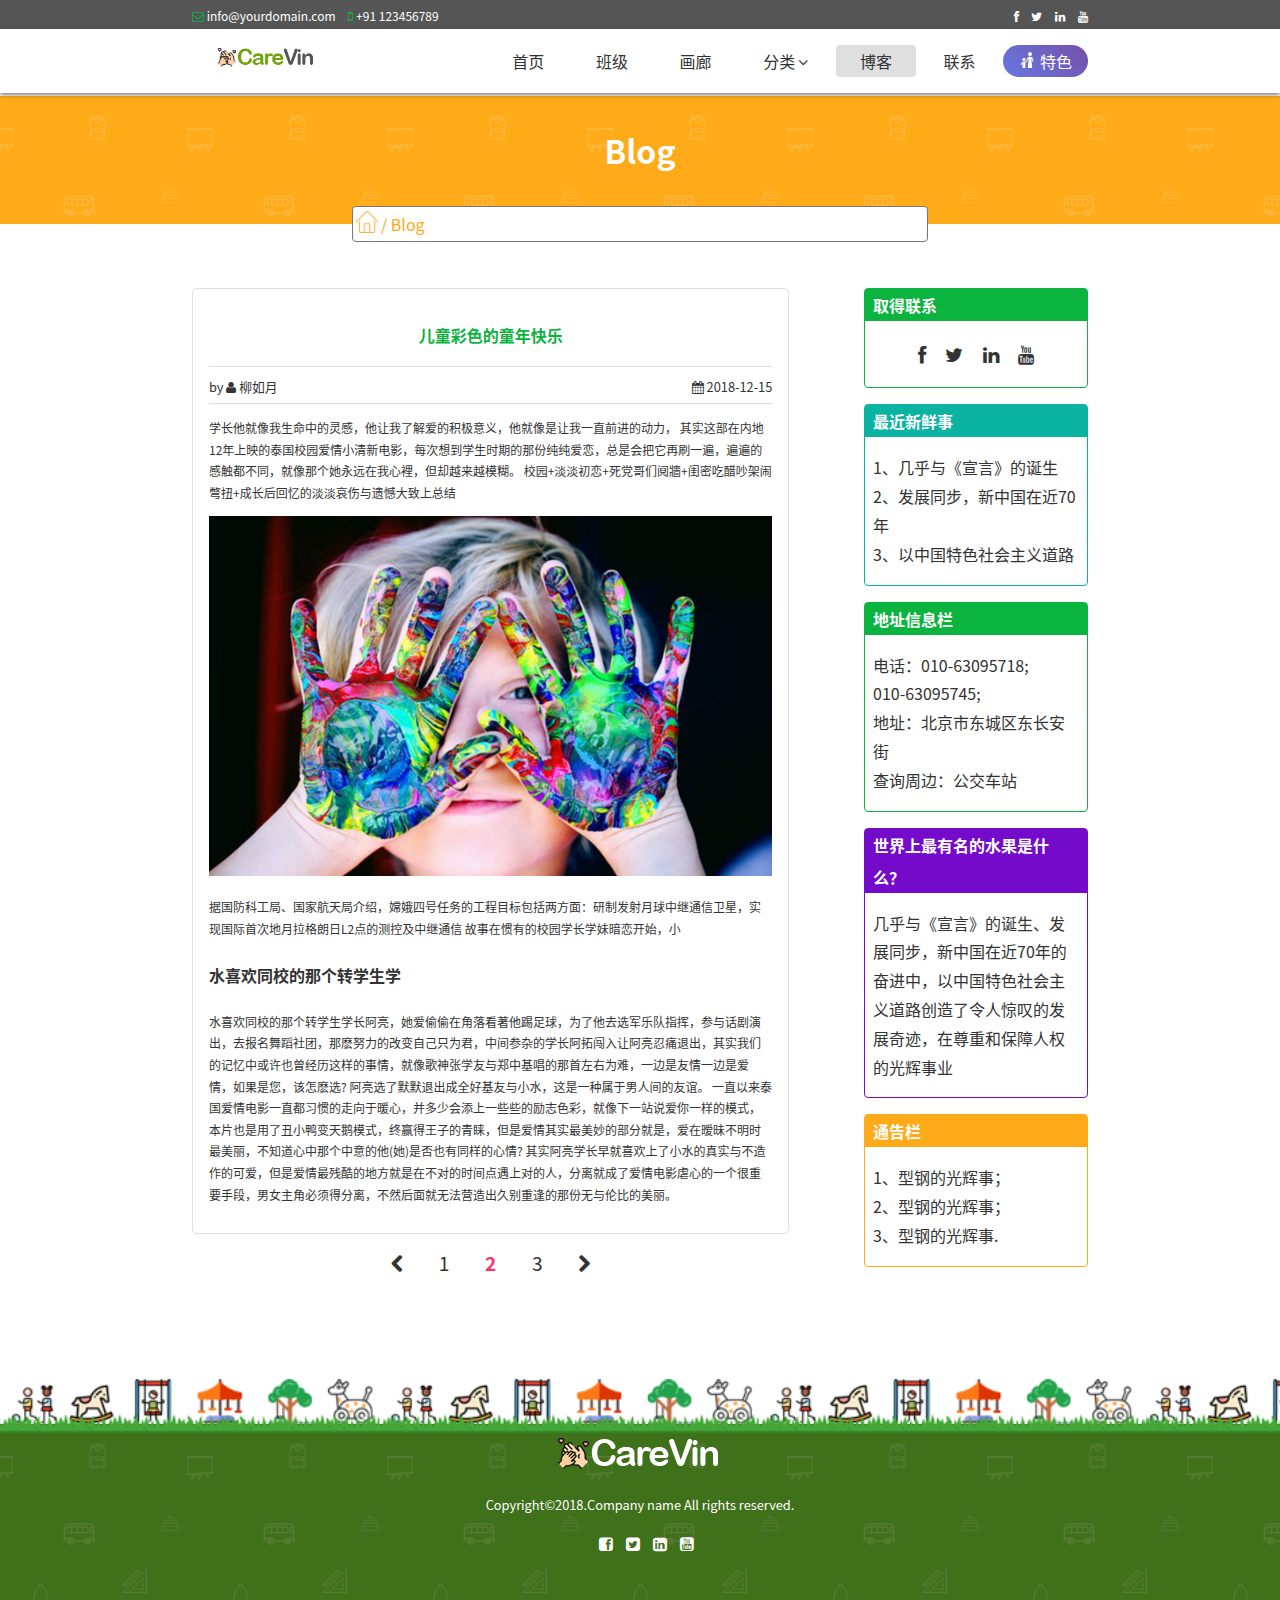
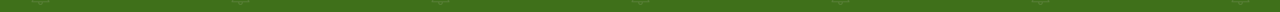
<file: page/blog-detail.html>
<!DOCTYPE html>
<html>
<head lang="en">
    <meta charset="UTF-8"/>
    <meta http-equiv="X-UA-Compatible" content="IE=edge, chrome=1, Firefox=1" /> <!--指示IE/chrome/Firefox以目前可用的最高模式显示内容-->
    <meta name="renderer" content="webkit"/>
    <meta name="keywords" content="CarVin, Children, Play, School" /><!--关键字-->
    <meta name="Description" content="Will our children have a place to play to made your life easy."/><!--网站描述-->
    <meta name="author" content="willow like moon" /><!--定义网页作者-->
    <meta name ="viewport" content ="width=device-width, initial-scale=1, maximum-scale=1, minimum-scale=1, user-scalable=no"/>
    <meta name="robots" content="index, follow"/>
    <meta name="googlebot" content="index, follow"/>

    <title>CarVin Children Play School</title>

    <base target="_self"/>

    <link rel="shortcut icon" href="../img/logo/fav.png" type="image/ico"/><!--网页标题栏显示小图标-->
    <link rel="stylesheet" href="../css/normalize.css" type="text/css"/>
    <link rel="stylesheet" href="../css/font-awesome.css" type="text/css"/>
    <link rel="stylesheet" href="../css/swiper.css">
    <link rel="stylesheet" href="../css/animate.css">
    <link rel="stylesheet" href="../css/global.css" type="text/css"/>
    <link rel="stylesheet" href="../css/module.css" type="text/css"/>
    <link rel="stylesheet" href="../css/carvin.css" type="text/css"/>
</head>
<body>
<div id="wrapper">

    <!--header start-->
    <header>
        <section class="md-info tx-center clearfix">
            <div class="box-center container row ">
                <div class="col-8 tx-left">
                    <a href=""><i class="icon-envelope-alt tx-green-light"></i> info@yourdomain.com<i class="icon-mobile-phone tx-green-light"></i> +91 123456789</a>
                </div>
                <div class="col-4 tx-right">
                    <a href="" class="tx-nowrap overflow"><i class="icon-facebook"></i><i class="icon-twitter"></i><i class="icon-linkedin"></i><i class="icon-youtube"></i></a>
                </div>
            </div>
        </section>
        <section class="md-nav clearfix">
            <nav class="box-center container row ">
                <a href="../index.html" class="col-2 logo box-img"><img src="../img/logo/logo.png" alt=""/></a>
                <ul class="col-10 tx-right">
                    <li><a href="../index.html">首页</a></li>
                    <li><a href="classes.html">班级</a></li>
                    <li><a href="gallery.html">画廊</a></li>
                    <li class="nav-sub">
                        <a href="">分类<i class="icon-angle-down"></i></a>
                        <ol class="tx-center">
                            <li><a href="aboutUs.html">关于我们</a></li>
                            <li><a href="faq.html">FAQ问答</a></li>
                            <li><a href="404.html">404失联</a></li>
                        </ol>
                    </li>
                    <li><a href="blog-detail.html" class="active">博客</a></li>
                    <li> <a href="contact.html">联系</a></li>
                    <li><a href="facilities.html" class="bg-purple tx-white"><img src="../img/ico/mother.png" alt="img"/>特色</a></li>
                </ul>
            </nav>
        </section>
    </header>
    <!--header end-->

    <!--main start-->
    <div class="main">

        <!--banner start-->
        <section class="banner md-banner bg-img-yellow">
            <div class="box-center container row tx-center">
                <div class="col-12">
                    <h2>Blog</h2>
                    <input class="tx-orange bg-ico-yellow" type="search" placeholder="" value="/ Blog"/>
                </div>
            </div>
        </section>
        <!--banner end-->

        <!--blog main start-->
        <section class="blog blog-detail">
            <div class="box-center container row">
                <article class="col-9">

                    <div class="box-center container row">
                        <div class="col-8 md-note">
                            <h3 class="tx-green-light tx-center">儿童彩色的童年快乐</h3>
                            <p class="clearfix"> <span>by <i class=" icon-user"></i> 柳如月</span><span class="tx-right"><i class=" icon-calendar"></i> 2018-12-15</span></p>
                            <p>学长他就像我生命中的灵感，他让我了解爱的积极意义，他就像是让我一直前进的动力，

                                其实这部在内地12年上映的泰国校园爱情小清新电影，每次想到学生时期的那份纯纯爱恋，总是会把它再刷一遍，遍遍的感触都不同，就像那个她永远在我心裡，但却越来越模糊。

                                校园+淡淡初恋+死党哥们阋牆+闺密吃醋吵架闹彆扭+成长后回忆的淡淡哀伤与遗憾大致上总结</p>
                            <img src="../img/blog/blog1.jpg" alt="ico.png"/>
                            <p>据国防科工局、国家航天局介绍，嫦娥四号任务的工程目标包括两方面：研制发射月球中继通信卫星，实现国际首次地月拉格朗日L2点的测控及中继通信
                                故事在惯有的校园学长学妹暗恋开始，小
                            </p>
                            <h4>水喜欢同校的那个转学生学</h4>
                            <p>

                                水喜欢同校的那个转学生学长阿亮，她爱偷偷在角落看著他踢足球，为了他去选军乐队指挥，参与话剧演出，去报名舞蹈社团，那麽努力的改变自己只为君，中间参杂的学长阿拓闯入让阿亮忍痛退出，其实我们的记忆中或许也曾经历这样的事情，就像歌神张学友与郑中基唱的那首左右为难，一边是友情一边是爱情，如果是您，该怎麽选?  阿亮选了默默退出成全好基友与小水，这是一种属于男人间的友谊。

                                一直以来泰国爱情电影一直都习惯的走向于暖心，并多少会添上一些些的励志色彩，就像下一站说爱你一样的模式，本片也是用了丑小鸭变天鹅模式，终赢得王子的青睐，但是爱情其实最美妙的部分就是，爱在暧昧不明时最美丽，不知道心中那个中意的他(她)是否也有同样的心情? 其实阿亮学长早就喜欢上了小水的真实与不造作的可爱，但是爱情最残酷的地方就是在不对的时间点遇上对的人，分离就成了爱情电影虐心的一个很重要手段，男女主角必须得分离，不然后面就无法营造出久别重逢的那份无与伦比的美丽。


                            </p>
                        </div>


                        <div class="col-8 md-btn-page ">
                            <div class="box-center tx-center">
                                <a href=""><i class=" icon-chevron-left"></i></a>
                                <a href="">1</a>
                                <a href="#" class="tx-bold tx-pink">2</a>
                                <a href="">3</a>
                                <a href=""><i class=" icon-chevron-right"></i></a>
                            </div>
                        </div>
                    </div>

                </article>


                <aside class="faq col-3">

                    <div class="box-center container row">
                        <div class="col-3">
                            <div class="br-green-light det-tit">
                                <p class="bg-green-light tx-white tx-bold">取得联系</p>
                                <p class="tx-center">
                                    <a href=""><i class="icon-facebook"></i></a>
                                    <a href=""><i class="icon-twitter"></i></a>
                                    <a href=""><i class="icon-linkedin"></i></a>
                                    <a href=""><i class="icon-youtube"></i></a>
                                </p>
                            </div>
                        </div>
                    </div>
                    <div class="box-center container row">
                        <div class="col-3">
                            <div class="br-green-weight  det-tit">
                                <p class="bg-green-weight tx-white tx-bold">最近新鲜事</p>
                                <p class="">
                                    1、几乎与《宣言》的诞生<br/>
                                    2、发展同步，新中国在近70年<br/>
                                    3、以中国特色社会主义道路
                                </p>
                            </div>
                        </div>
                    </div>
                    <div class="box-center container row">
                        <div class="col-3">
                            <div class="br-green-light det-tit">
                                <p class="bg-green-light tx-white tx-bold">地址信息栏</p>
                                <p class="">
                                    电话：010-63095718;<br/>010-63095745;<br/>
                                    地址：北京市东城区东长安街<br/>
                                    查询周边：公交车站 <br/>
                                </p>
                            </div>
                        </div>
                    </div>
                    <div class="box-center container row">
                        <div class="col-3">
                            <div class="br-purple det-tit">
                                <p class="bg-purple tx-white tx-bold">世界上最有名的水果是什么？</p>
                                <p class="">
                                    几乎与《宣言》的诞生、发展同步，新中国在近70年的奋进中，以中国特色社会主义道路创造了令人惊叹的发展奇迹，在尊重和保障人权的光辉事业
                                </p>
                            </div>
                        </div>
                    </div>
                    <div class="box-center container row">
                        <div class="col-3">
                            <div class="br-orange det-tit">
                                <p class="bg-orange tx-white tx-bold">通告栏</p>
                                <p class="">
                                    1、型钢的光辉事；<br/>
                                    2、型钢的光辉事；<br/>
                                    3、型钢的光辉事.
                                </p>
                            </div>
                        </div>
                    </div>
                </aside>
            </div>
        </section>


        <!--blog main end-->

    </div>
    <!--main end-->

    <!--footer start-->
    <footer class="md-footer">
        <div class="box-center container row">
            <div class="col-12 tx-center">
                <img src="../img/logo/footer-logo.png" alt="logo.png"/>
                <p class="tx-white">
                    Copyright&copy;2018.Company name All rights reserved.
                </p>
                <a href="" class="tx-white"><i class="icon-facebook-sign"></i><i class="icon-twitter-sign"></i><i class="icon-linkedin-sign"></i><i class="icon-youtube-sign"></i></a>
            </div>
        </div>
    </footer>
    <!--footer end-->

    <!-- back-top-btn -->
    <div title="返回顶部" class="md-back-top tx-center"><i class="icon-angle-up"></i></div>
    <!-- back-top-btn -->


    <!--js link start-->
    <script type="text/javascript" src="../js/jquery-3.3.1.js"></script>
    <script src="../js/swiper.js"></script>
    <script src="../js/swiper.animate.min.js"></script>
    <script type="text/javascript" src="../js/carvin.js"></script>
    <!--js link end-->

</div>
</body>
</html>
</file>
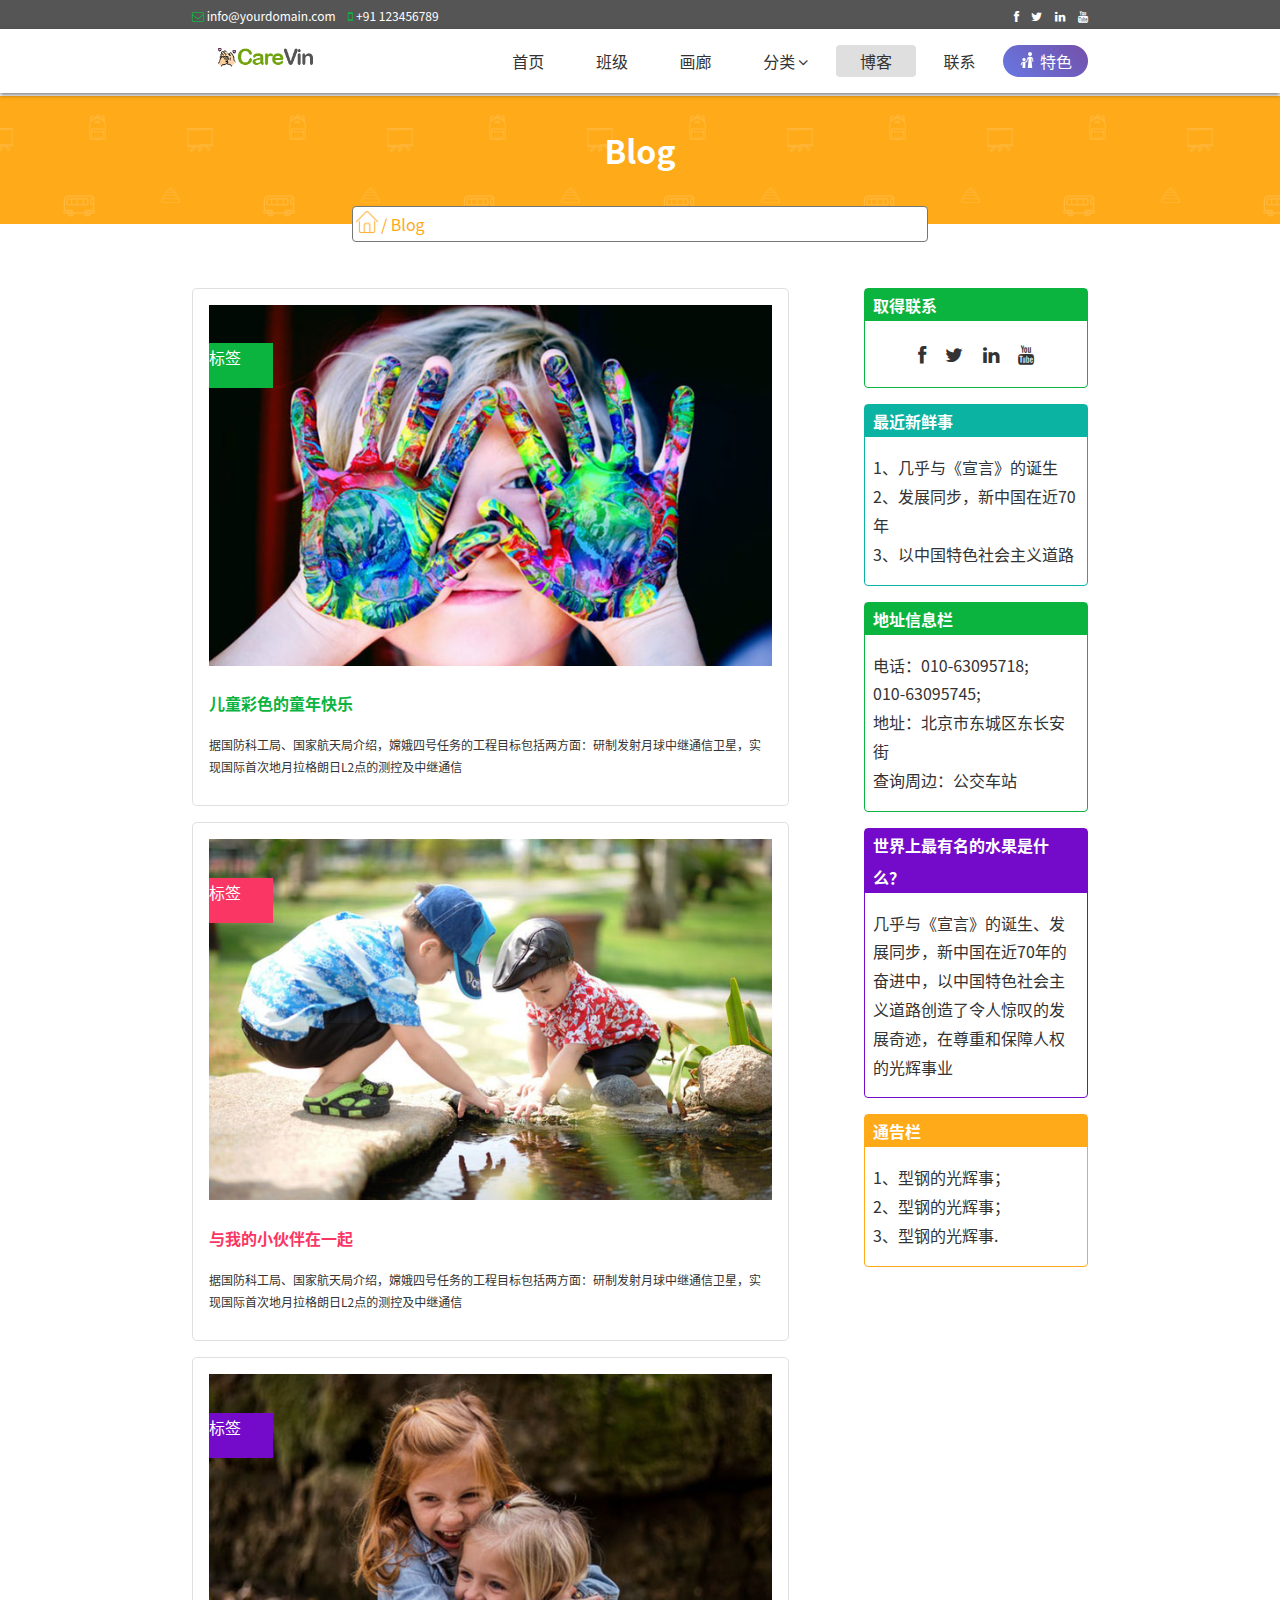
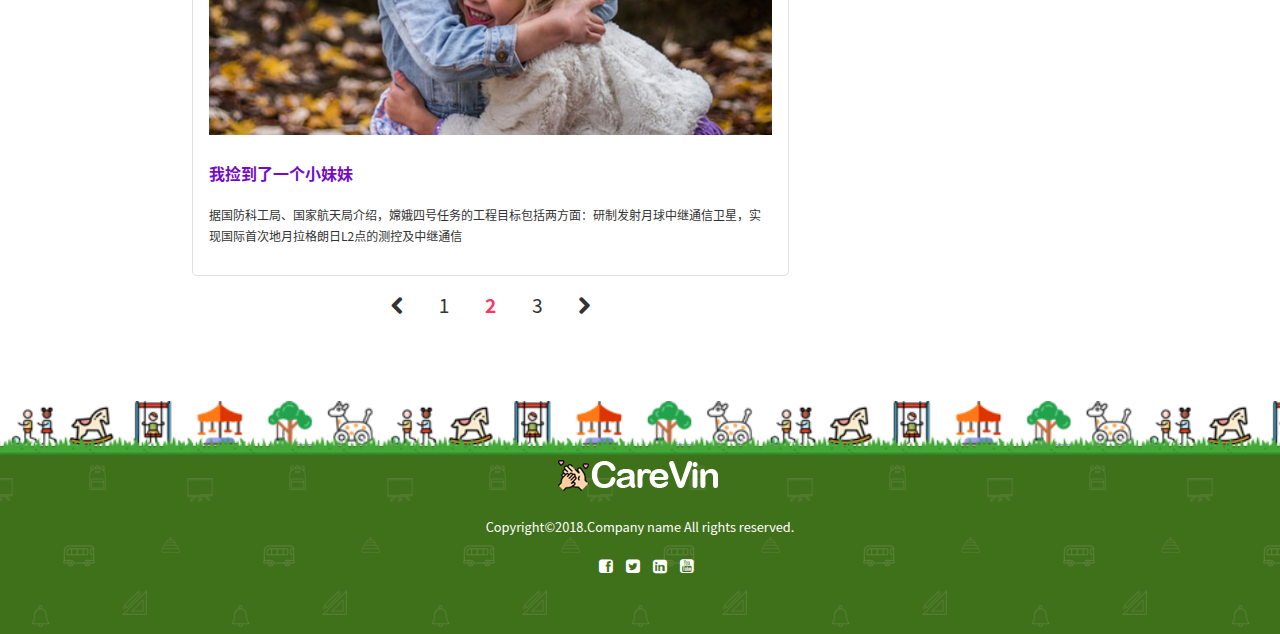
<file: page/blog.html>
<!DOCTYPE html>
<html>
<head lang="en">
    <meta charset="UTF-8"/>
    <meta http-equiv="X-UA-Compatible" content="IE=edge, chrome=1, Firefox=1" /> <!--指示IE/chrome/Firefox以目前可用的最高模式显示内容-->
    <meta name="renderer" content="webkit"/>
    <meta name="keywords" content="CarVin, Children, Play, School" /><!--关键字-->
    <meta name="Description" content="Will our children have a place to play to made your life easy."/><!--网站描述-->
    <meta name="author" content="willow like moon" /><!--定义网页作者-->
    <meta name ="viewport" content ="width=device-width, initial-scale=1, maximum-scale=1, minimum-scale=1, user-scalable=no"/>
    <meta name="robots" content="index, follow"/>
    <meta name="googlebot" content="index, follow"/>

    <title>CarVin Children Play School</title>

    <base target="_self"/>

    <link rel="shortcut icon" href="../img/logo/fav.png" type="image/ico"/><!--网页标题栏显示小图标-->
    <link rel="stylesheet" href="../css/normalize.css" type="text/css"/>
    <link rel="stylesheet" href="../css/font-awesome.css" type="text/css"/>
    <link rel="stylesheet" href="../css/swiper.css">
    <link rel="stylesheet" href="../css/animate.css">
    <link rel="stylesheet" href="../css/global.css" type="text/css"/>
    <link rel="stylesheet" href="../css/module.css" type="text/css"/>
    <link rel="stylesheet" href="../css/carvin.css" type="text/css"/>
</head>
<body>
<div id="wrapper">

    <!--header start-->
    <header>
        <section class="md-info tx-center clearfix">
            <div class="box-center container row ">
                <div class="col-8 tx-left">
                    <a href=""><i class="icon-envelope-alt tx-green-light"></i> info@yourdomain.com<i class="icon-mobile-phone tx-green-light"></i> +91 123456789</a>
                </div>
                <div class="col-4 tx-right">
                    <a href="" class="tx-nowrap overflow"><i class="icon-facebook"></i><i class="icon-twitter"></i><i class="icon-linkedin"></i><i class="icon-youtube"></i></a>
                </div>
            </div>
        </section>
        <section class="md-nav clearfix">
            <nav class="box-center container row ">
                <a href="../index.html" class="col-2 logo box-img"><img src="../img/logo/logo.png" alt=""/></a>
                <ul class="col-10 tx-right">
                    <li><a href="../index.html">首页</a></li>
                    <li><a href="classes.html">班级</a></li>
                    <li><a href="gallery.html">画廊</a></li>
                    <li class="nav-sub">
                        <a href="">分类<i class="icon-angle-down"></i></a>
                        <ol class="tx-center">
                            <li><a href="aboutUs.html">关于我们</a></li>
                            <li><a href="faq.html" >FAQ问答</a></li>
                            <li><a href="404.html">404失联</a></li>
                        </ol>
                    </li>
                    <li><a href="blog-detail.html"  class="active">博客</a></li>
                    <li> <a href="contact.html">联系</a></li>
                    <li><a href="facilities.html" class="bg-purple tx-white"><img src="../img/ico/mother.png" alt="img"/>特色</a></li>
                </ul>
            </nav>
        </section>
    </header>
    <!--header end-->

    <!--main start-->
    <div class="main">

        <!--banner start-->
        <section class="banner md-banner bg-img-yellow">
            <div class="box-center container row tx-center">
                <div class="col-12">
                    <h2>Blog</h2>
                    <input class="tx-orange bg-ico-yellow" type="search" placeholder="" value="/ Blog"/>
                </div>
            </div>
        </section>
        <!--banner end-->

        <!--blog main start-->
        <section class="blog">
            <div class="box-center container row">
                <article class="col-9">

                    <div class="box-center container row">
                        <div class="col-8 md-note">
                            <span class="md-tips bg-green-light">标签</span>
                            <img src="../img/blog/blog1.jpg" alt="ico.png"/>
                            <h3 class="tx-green-light">儿童彩色的童年快乐</h3>
                            <p>据国防科工局、国家航天局介绍，嫦娥四号任务的工程目标包括两方面：研制发射月球中继通信卫星，实现国际首次地月拉格朗日L2点的测控及中继通信</p>
                        </div>
                        <div class="col-8 md-note">
                            <span class="md-tips bg-pink">标签</span>
                            <img src="../img/blog/blog2.jpg" alt="ico.png"/>
                            <h3 class="tx-pink">与我的小伙伴在一起</h3>
                            <p>据国防科工局、国家航天局介绍，嫦娥四号任务的工程目标包括两方面：研制发射月球中继通信卫星，实现国际首次地月拉格朗日L2点的测控及中继通信</p>
                        </div>
                        <div class="col-8 md-note">
                            <span class="md-tips bg-purple">标签</span>
                            <img src="../img/blog/blog3.jpg" alt="ico.png"/>
                            <h3 class="tx-purple">我捡到了一个小妹妹</h3>
                            <p>据国防科工局、国家航天局介绍，嫦娥四号任务的工程目标包括两方面：研制发射月球中继通信卫星，实现国际首次地月拉格朗日L2点的测控及中继通信</p>
                        </div>

                        <div class="col-8 md-btn-page ">
                            <div class="box-center tx-center">
                                <a href=""><i class=" icon-chevron-left"></i></a>
                                <a href="">1</a>
                                <a href="#" class="tx-bold tx-pink">2</a>
                                <a href="">3</a>
                                <a href=""><i class=" icon-chevron-right"></i></a>
                            </div>
                        </div>
                    </div>

                </article>


                <aside class="faq col-3">

                    <div class="box-center container row">
                        <div class="col-3">
                            <div class="br-green-light det-tit">
                                <p class="bg-green-light tx-white tx-bold">取得联系</p>
                                <p class="tx-center">
                                    <a href=""><i class="icon-facebook"></i></a>
                                    <a href=""><i class="icon-twitter"></i></a>
                                    <a href=""><i class="icon-linkedin"></i></a>
                                    <a href=""><i class="icon-youtube"></i></a>
                                </p>
                            </div>
                        </div>
                    </div>
                    <div class="box-center container row">
                        <div class="col-3">
                            <div class="br-green-weight  det-tit">
                                <p class="bg-green-weight tx-white tx-bold">最近新鲜事</p>
                                <p class="">
                                    1、几乎与《宣言》的诞生<br/>
                                    2、发展同步，新中国在近70年<br/>
                                    3、以中国特色社会主义道路
                                </p>
                            </div>
                        </div>
                    </div>
                    <div class="box-center container row">
                        <div class="col-3">
                            <div class="br-green-light det-tit">
                                <p class="bg-green-light tx-white tx-bold">地址信息栏</p>
                                <p class="">
                                    电话：010-63095718;<br/>010-63095745;<br/>
                                    地址：北京市东城区东长安街<br/>
                                    查询周边：公交车站 <br/>
                                </p>
                            </div>
                        </div>
                    </div>
                    <div class="box-center container row">
                        <div class="col-3">
                            <div class="br-purple det-tit">
                                <p class="bg-purple tx-white tx-bold">世界上最有名的水果是什么？</p>
                                <p class="">
                                    几乎与《宣言》的诞生、发展同步，新中国在近70年的奋进中，以中国特色社会主义道路创造了令人惊叹的发展奇迹，在尊重和保障人权的光辉事业
                                </p>
                            </div>
                        </div>
                    </div>
                    <div class="box-center container row">
                        <div class="col-3">
                            <div class="br-orange det-tit">
                                <p class="bg-orange tx-white tx-bold">通告栏</p>
                                <p class="">
                                    1、型钢的光辉事；<br/>
                                    2、型钢的光辉事；<br/>
                                    3、型钢的光辉事.
                                </p>
                            </div>
                        </div>
                    </div>
                </aside>
            </div>
        </section>


        <!--blog main end-->

    </div>
    <!--main end-->

    <!--footer start-->
    <footer class="md-footer">
        <div class="box-center container row">
            <div class="col-12 tx-center">
                <img src="../img/logo/footer-logo.png" alt="logo.png"/>
                <p class="tx-white">
                    Copyright&copy;2018.Company name All rights reserved.
                </p>
                <a href="" class="tx-white"><i class="icon-facebook-sign"></i><i class="icon-twitter-sign"></i><i class="icon-linkedin-sign"></i><i class="icon-youtube-sign"></i></a>
            </div>
        </div>
    </footer>
    <!--footer end-->

    <!-- back-top-btn -->
    <div title="返回顶部" class="md-back-top tx-center"><i class="icon-angle-up"></i></div>
    <!-- back-top-btn -->


    <!--js link start-->
    <script type="text/javascript" src="../js/jquery-3.3.1.js"></script>
    <script src="../js/swiper.js"></script>
    <script src="../js/swiper.animate.min.js"></script>
    <script type="text/javascript" src="../js/carvin.js"></script>
    <!--js link end-->

</div>
</body>
</html>
</file>
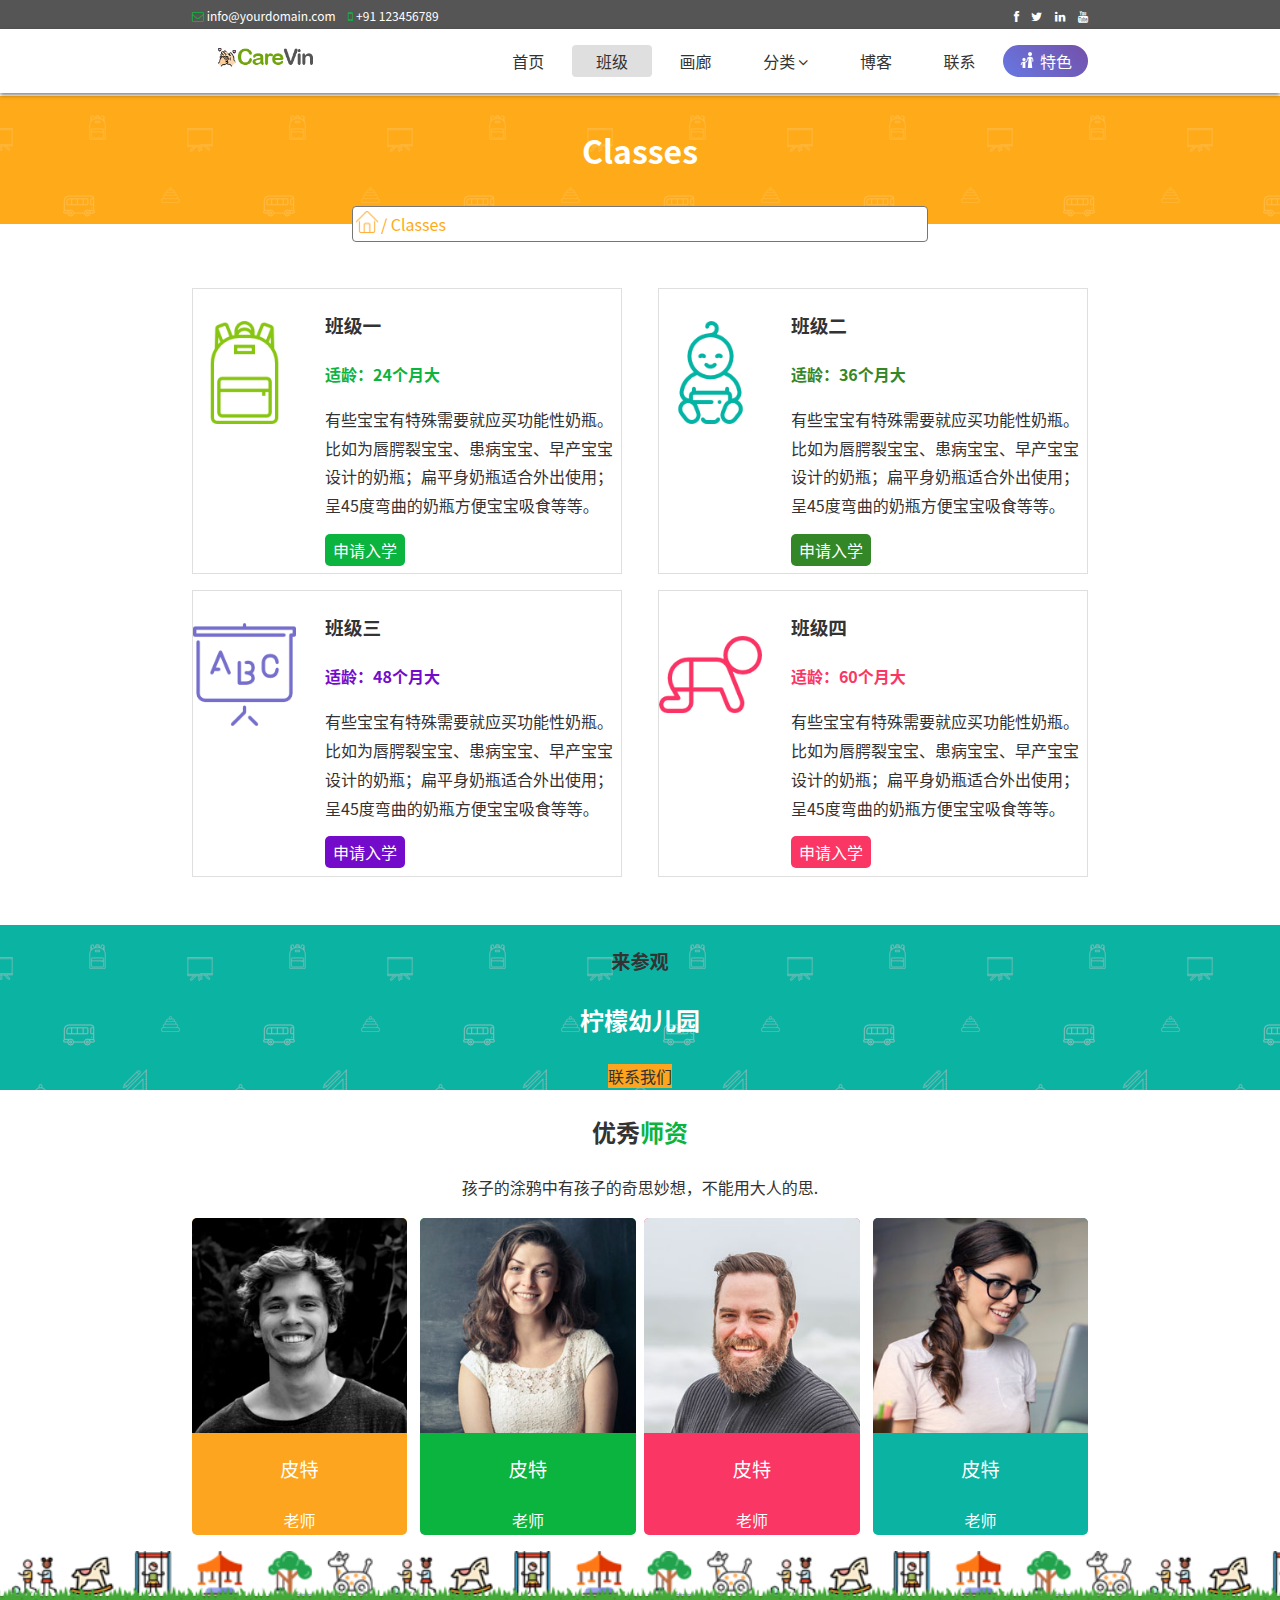
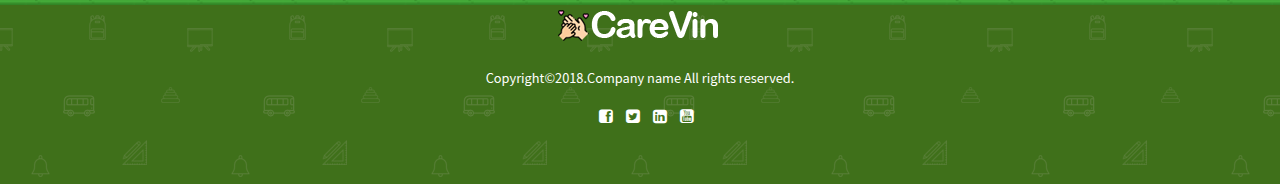
<file: page/classes.html>
<!DOCTYPE html>
<html>
<head lang="en">
    <meta charset="UTF-8"/>
    <meta http-equiv="X-UA-Compatible" content="IE=edge, chrome=1, Firefox=1" /> <!--指示IE/chrome/Firefox以目前可用的最高模式显示内容-->
    <meta name="renderer" content="webkit"/>
    <meta name="keywords" content="CarVin, Children, Play, School" /><!--关键字-->
    <meta name="Description" content="Will our children have a place to play to made your life easy."/><!--网站描述-->
    <meta name="author" content="willow like moon" /><!--定义网页作者-->
    <meta name ="viewport" content ="width=device-width, initial-scale=1, maximum-scale=1, minimum-scale=1, user-scalable=no"/>
    <meta name="robots" content="index, follow"/>
    <meta name="googlebot" content="index, follow"/>

    <title>CarVin Children Play School</title>

    <base target="_self"/>

    <link rel="shortcut icon" href="../img/logo/fav.png" type="image/ico"/><!--网页标题栏显示小图标-->
    <link rel="stylesheet" href="../css/normalize.css" type="text/css"/>
    <link rel="stylesheet" href="../css/font-awesome.css" type="text/css"/>
    <link rel="stylesheet" href="../css/global.css" type="text/css"/>
    <link rel="stylesheet" href="../css/module.css" type="text/css"/>
    <link rel="stylesheet" href="../css/carvin.css" type="text/css"/>
</head>
<body>
<div id="wrapper">

<!--header start-->
<header>
    <section class="md-info tx-center clearfix">
        <div class="box-center container row ">
            <div class="col-8 tx-left">
                <a href=""><i class="icon-envelope-alt tx-green-light"></i> info@yourdomain.com<i class="icon-mobile-phone tx-green-light"></i> +91 123456789</a>
            </div>
            <div class="col-4 tx-right">
                <a href="" class="tx-nowrap overflow"><i class="icon-facebook"></i><i class="icon-twitter"></i><i class="icon-linkedin"></i><i class="icon-youtube"></i></a>
            </div>
        </div>
    </section>
    <section class="md-nav clearfix">
        <nav class="box-center container row ">
            <a href="../index.html" class="col-2 logo box-img"><img src="../img/logo/logo.png" alt=""/></a>
            <ul class="col-10 tx-right">
                <li><a href="../index.html">首页</a></li>
                <li><a href="classes.html"  class="active">班级</a></li>
                <li><a href="gallery.html">画廊</a></li>
                <li class="nav-sub">
                    <a href="">分类<i class="icon-angle-down"></i></a>
                    <ol class="tx-center">
                        <li><a href="aboutUs.html">关于我们</a></li>
                        <li><a href="faq.html">FAQ问答</a></li>
                        <li><a href="404.html">404失联</a></li>
                    </ol>
                </li>
                <li><a href="blog.html">博客</a></li>
                <li> <a href="contact.html">联系</a></li>
                <li><a href="facilities.html" class="bg-purple tx-white"><img src="../img/ico/mother.png" alt="img"/>特色</a></li>
            </ul>
        </nav>
    </section>
</header>
<!--header end-->

    <!--main start-->
    <div class="main">

        <!--classes banner start-->
        <section class="banner md-banner bg-img-yellow">
            <div class="box-center container row tx-center">
                <div class="col-12">
                    <h2>Classes</h2>
                    <input class="tx-orange bg-ico-yellow" type="search" placeholder="" value="/ Classes"/>
                </div>
            </div>
        </section>
        <!--classes banner end-->

        <!--classes intro start-->
        <section class="class">
            <div class="box-center container row">
                <div class="class-intro col-6">
                        <div>
                            <div class="box-img"><img src="../img/classes/one.png" alt="ico.png"/></div>
                            <div>
                                <h3>班级一</h3>
                                <p class="tx-green-light tx-bold">适龄：24个月大</p>
                                <p>
                                    有些宝宝有特殊需要就应买功能性奶瓶。比如为唇腭裂宝宝、患病宝宝、早产宝宝设计的奶瓶；扁平身奶瓶适合外出使用；呈45度弯曲的奶瓶方便宝宝吸食等等。
                                </p>
                                <a href="#" class="bg-green-light tx-white md-btn">申请入学</a>
                            </div>
                        </div>
                </div>
                <div class="class-intro col-6">
                    <div>
                        <div class="box-img"><img src="../img/classes/two.png" alt="ico.png"/></div>
                        <div>
                            <h3>班级二</h3>
                            <p class="tx-green tx-bold">适龄：36个月大</p>
                            <p>
                                有些宝宝有特殊需要就应买功能性奶瓶。比如为唇腭裂宝宝、患病宝宝、早产宝宝设计的奶瓶；扁平身奶瓶适合外出使用；呈45度弯曲的奶瓶方便宝宝吸食等等。
                            </p>
                            <a href="#" class="bg-green tx-white md-btn">申请入学</a>
                        </div>
                    </div>
                </div>
            </div>
            <div class="box-center container row">
                <div class="class-intro col-6">
                    <div>
                        <div class="box-img"><img src="../img/classes/three.png" alt="ico.png"/></div>
                        <div>
                            <h3>班级三</h3>
                            <p class="tx-purple tx-bold">适龄：48个月大</p>
                            <p>
                                有些宝宝有特殊需要就应买功能性奶瓶。比如为唇腭裂宝宝、患病宝宝、早产宝宝设计的奶瓶；扁平身奶瓶适合外出使用；呈45度弯曲的奶瓶方便宝宝吸食等等。
                            </p>
                            <a href="#" class="bg-purple tx-white md-btn">申请入学</a>
                        </div>
                    </div>
                </div>
                <div class="class-intro col-6">
                    <div>
                        <div class="box-img"><img src="../img/classes/four.png" alt="ico.png"/></div>
                        <div>
                            <h3>班级四</h3>
                            <p class="tx-pink tx-bold">适龄：60个月大</p>
                            <p>
                                有些宝宝有特殊需要就应买功能性奶瓶。比如为唇腭裂宝宝、患病宝宝、早产宝宝设计的奶瓶；扁平身奶瓶适合外出使用；呈45度弯曲的奶瓶方便宝宝吸食等等。
                            </p>
                            <a href="#" class="bg-pink tx-white md-btn">申请入学</a>
                        </div>
                    </div>
                </div>
            </div>
        </section>
        <!--classes intro end-->

        <!--contact start-->
        <section class="contact bg-img-green">
            <div class="box-center container row tx-center">
                <div class="col-12 tx-center">
                    <p>来参观</p>
                    <h2 class="tx-white">柠檬幼儿园</h2>
                    <a href="#" class="bg-yellow br-gray-weight a-padding">联系我们</a>
                </div>
            </div>
        </section>
        <!--contact end-->

        <!--staff start-->
        <section class="staff">
            <div class="box-center container row">
                <div class="col-12">
                    <h2 class="tx-center"><span class="tx-gray-weight">优秀</span><span class="tx-green-light">师资</span></h2>
                    <p class="tx-center">孩子的涂鸦中有孩子的奇思妙想，不能用大人的思.</p>
                </div>
            </div>
            <div class="box-center container row">
                <div class="col-3 staff-intro">
                    <div class="bg-yellow tx-center tx-white">
                        <div class="box-img">
                            <img src="../img/staff/staff1.jpg" alt="staff.png"/>
                        </div>
                        <div>
                            <p>皮特</p>
                            <p>老师</p>
                        </div>
                    </div>
                </div>
                <div class="col-3 staff-intro">
                    <div class="bg-green-light tx-center tx-white">
                        <div class="box-img">
                            <img src="../img/staff/staff3.jpg" alt="staff.png"/>
                        </div>
                        <div>
                            <p>皮特</p>
                            <p>老师</p>
                        </div>
                    </div>
                </div>
                <div class="col-3 staff-intro">
                    <div class="bg-pink tx-center tx-white">
                        <div class="box-img">
                            <img src="../img/staff/staff2.jpg" alt="staff.png"/>
                        </div>
                        <div>
                            <p>皮特</p>
                            <p>老师</p>
                        </div>
                    </div>
                </div>
                <div class="col-3 staff-intro">
                    <div class="bg-green-weight tx-center tx-white">
                        <div class="box-img">
                            <img src="../img/staff/staff4.jpg" alt="staff.png"/>
                        </div>
                        <div>
                            <p>皮特</p>
                            <p>老师</p>
                        </div>
                    </div>
                </div>
            </div>
        </section>
        <!--staff end-->

    </div>
    <!--main end-->

    <!--footer start-->
    <footer class="md-footer">
        <div class="box-center container row">
            <div class="col-12 tx-center">
                <img src="../img/logo/footer-logo.png" alt="logo.png"/>
                <p class="tx-white">
                    Copyright&copy;2018.Company name All rights reserved.
                </p>
                <a href="" class="tx-white"><i class="icon-facebook-sign"></i><i class="icon-twitter-sign"></i><i class="icon-linkedin-sign"></i><i class="icon-youtube-sign"></i></a>
            </div>
        </div>
    </footer>
    <!--footer end-->

    <!-- back-top-btn -->
    <div title="返回顶部" class="md-back-top tx-center"><i class="icon-angle-up"></i></div>
    <!-- back-top-btn -->


    <!--js link start-->
    <script type="text/javascript" src="../js/jquery-3.3.1.js"></script>
    <script type="text/javascript" src="../js/carvin.js"></script>
    <!--js link end-->

</div>
</body>
</html>
</file>
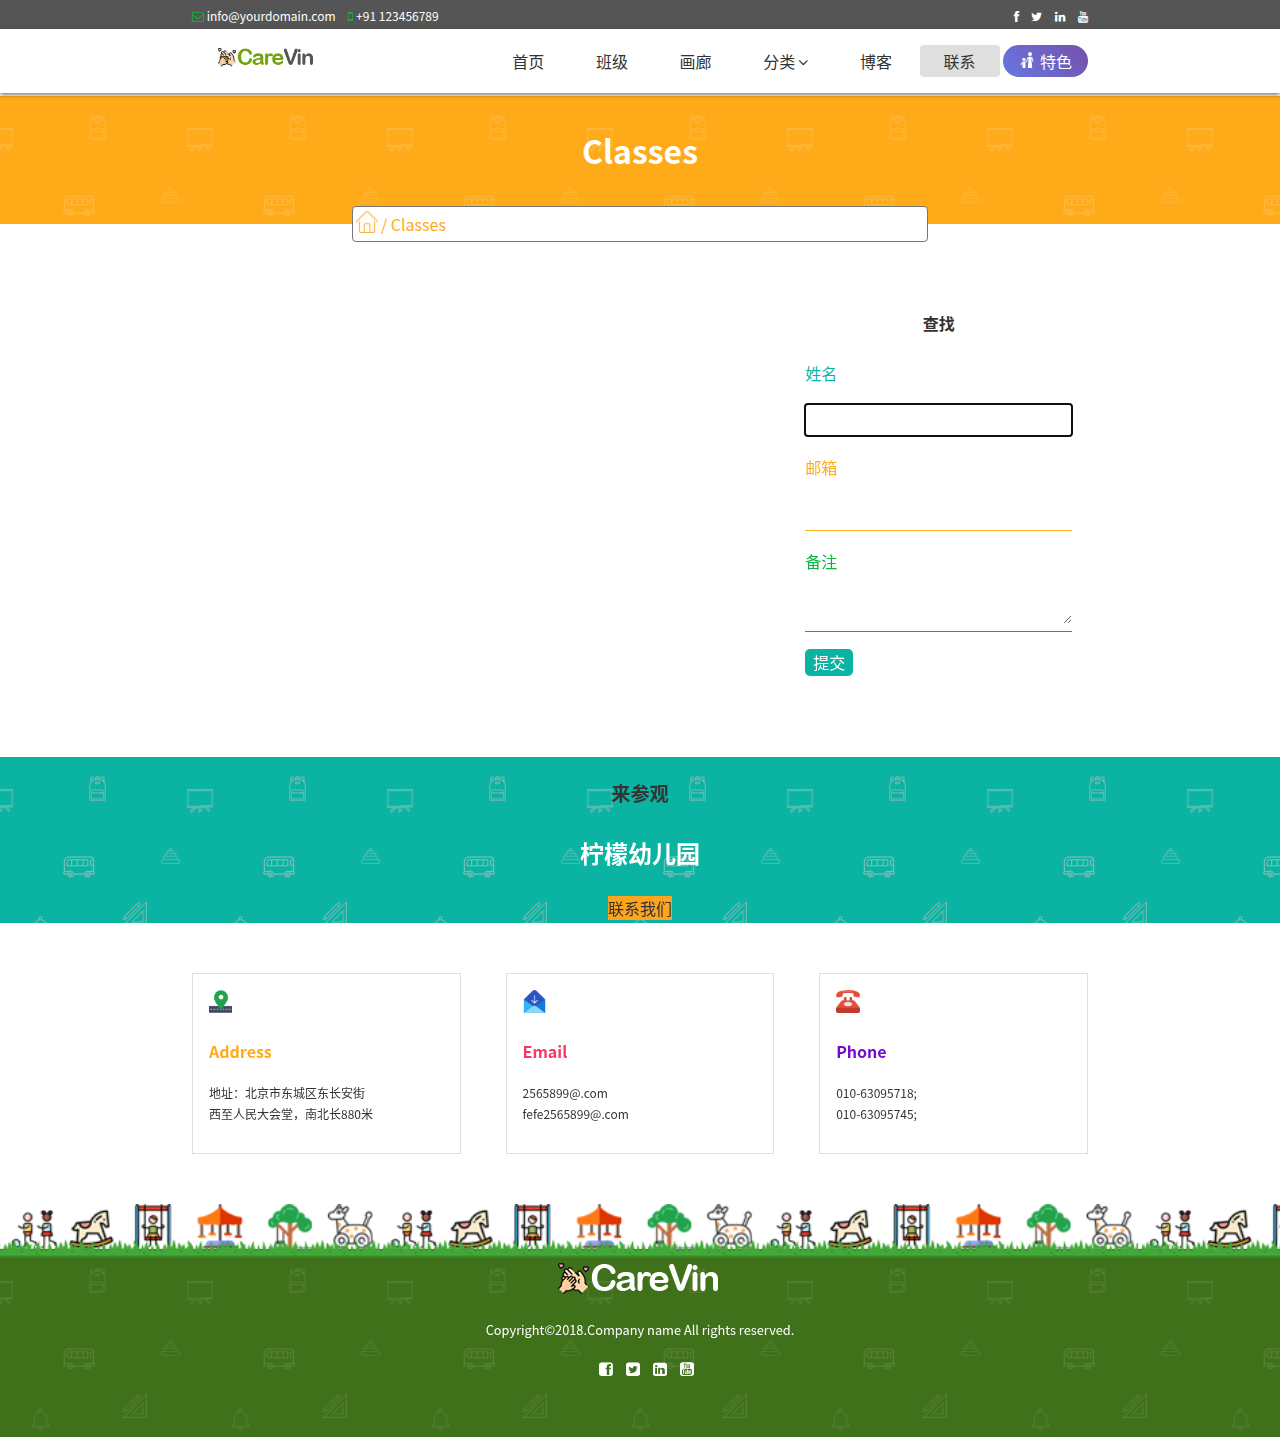
<file: page/contact.html>
<!DOCTYPE html>
<html>
<head lang="en">
    <meta charset="UTF-8"/>
    <meta http-equiv="X-UA-Compatible" content="IE=edge, chrome=1, Firefox=1" /> <!--指示IE/chrome/Firefox以目前可用的最高模式显示内容-->
    <meta name="renderer" content="webkit"/>
    <meta name="keywords" content="CarVin, Children, Play, School" /><!--关键字-->
    <meta name="Description" content="Will our children have a place to play to made your life easy."/><!--网站描述-->
    <meta name="author" content="willow like moon" /><!--定义网页作者-->
    <meta name ="viewport" content ="width=device-width, initial-scale=1, maximum-scale=1, minimum-scale=1, user-scalable=no"/>
    <meta name="robots" content="index, follow"/>
    <meta name="googlebot" content="index, follow"/>

    <title>CarVin Children Play School</title>

    <base target="_self"/>

    <link rel="shortcut icon" href="../img/logo/fav.png" type="image/ico"/><!--网页标题栏显示小图标-->
    <link rel="stylesheet" href="../css/normalize.css" type="text/css"/>
    <link rel="stylesheet" href="../css/font-awesome.css" type="text/css"/>

    <script type="text/javascript" src="http://api.map.baidu.com/api?v=2.0&ak=nzoMB6sPHspGqwoW3dCuDsVpnPPBS7QM"></script>
    <link rel="stylesheet" href="../css/swiper.css">
    <link rel="stylesheet" href="../css/animate.css">
    <link rel="stylesheet" href="../css/global.css" type="text/css"/>
    <link rel="stylesheet" href="../css/module.css" type="text/css"/>
    <link rel="stylesheet" href="../css/carvin.css" type="text/css"/>
</head>
<body>
<div id="wrapper">

    <!--header start-->
   <header>
       <section class="md-info tx-center clearfix">
           <div class="box-center container row ">
               <div class="col-8 tx-left">
                   <a href=""><i class="icon-envelope-alt tx-green-light"></i> info@yourdomain.com<i class="icon-mobile-phone tx-green-light"></i> +91 123456789</a>
               </div>
               <div class="col-4 tx-right">
                   <a href="" class="tx-nowrap overflow"><i class="icon-facebook"></i><i class="icon-twitter"></i><i class="icon-linkedin"></i><i class="icon-youtube"></i></a>
               </div>
           </div>
       </section>
       <section class="md-nav clearfix">
           <nav class="box-center container row ">
               <a href="../index.html" class="col-2 logo box-img"><img src="../img/logo/logo.png" alt=""/></a>
               <ul class="col-10 tx-right">
                   <li><a href="../index.html" >首页</a></li>
                   <li><a href="classes.html">班级</a></li>
                   <li><a href="gallery.html">画廊</a></li>
                   <li class="nav-sub">
                       <a href="">分类<i class="icon-angle-down"></i></a>
                       <ol class="tx-center">
                           <li><a href="aboutUs.html">关于我们</a></li>
                           <li><a href="faq.html">FAQ问答</a></li>
                           <li><a href="404.html">404失联</a></li>
                       </ol>
                   </li>
                   <li><a href="blog.html">博客</a></li>
                   <li> <a href="contact.html" class="active">联系</a></li>
                   <li><a href="facilities.html" class="bg-purple tx-white"><img src="../img/ico/mother.png" alt="img"/>特色</a></li>
               </ul>
           </nav>
       </section>
   </header>
    <!--header end-->

    <!--main start-->
    <div class="main">

        <!--classes banner start-->
        <section class="banner md-banner bg-img-yellow">
            <div class="box-center container row tx-center">
                <div class="col-12">
                    <h2>Classes</h2>
                    <input class="tx-orange bg-ico-yellow" type="search" placeholder="" value="/ Classes"/>
                </div>
            </div>
        </section>
        <!--classes banner end-->

        <!--map start-->
        <section class="map">
            <div class="box-center container row">
                <div class="col-8">
                    <!--<div class="box-img"><img src="../img/bg/map.png" alt=""/></div>-->
                    <div id="carvin-map"></div>
                </div>
                <div class="col-4 tx-center">
                    <div>
                        <h4 class="tx-left tx-center">查找</h4>
                        <p class="tx-left tx-green-weight">姓名</p>
                        <p class="tx-left "><label><input type="text" placeholder="" autofocus=""/></label></p>
                        <p class="tx-left tx-orange">邮箱</p>
                        <p class="tx-left"><label><input type="email" placeholder=""/></label></p>
                        <p class="tx-left tx-green-light">备注</p>
                        <p class="tx-left"><label><textarea></textarea></label></p>
                        <p class="tx-left"><button class="tx-center tx-white md-btn bg-green-weight">提交</button></p>
                        
                    </div>
                </div>
            </div>
        </section>
        <!--map end-->

        <!--contact start-->
        <section class="contact bg-img-green">
            <div class="box-center container row tx-center">
                <div class="col-12 tx-center">
                    <p>来参观</p>
                    <h2 class="tx-white">柠檬幼儿园</h2>
                    <a href="#" class="bg-yellow br-gray-weight a-padding">联系我们</a>
                </div>
            </div>
        </section>
        <!--contact end-->

        <!--news start-->
        <section class="cont-info">
            <div class="box-center container row">
                <div class="col-4 md-note">
                    <img src="../img/ico/address.png" alt="ico.png"/>
                    <h3 class="tx-orange">Address</h3>
                    <p>地址：北京市东城区东长安街<br/>西至人民大会堂，南北长880米</p>
                </div>
                <div class="col-4 md-note">
                    <img src="../img/ico/email.png" alt="ico.png"/>
                    <h3 class="tx-pink">Email</h3>
                    <p>2565899@.com<br/>fefe2565899@.com</p>
                </div>
                <div class="col-4 md-note">
                    <img src="../img/ico/phone.png" alt="ico.png"/>
                    <h3 class="tx-purple">Phone</h3>
                    <p>010-63095718;<br/>010-63095745;</p>
                </div>
            </div>
        </section>
        <!--news end-->
    </div>
    <!--main end-->

    <!--footer start-->
    <footer class="md-footer">
        <div class="box-center container row">
            <div class="col-12 tx-center">
                <img src="../img/logo/footer-logo.png" alt="logo.png"/>
                <p class="tx-white">
                    Copyright&copy;2018.Company name All rights reserved.
                </p>
                <a href="" class="tx-white"><i class="icon-facebook-sign"></i><i class="icon-twitter-sign"></i><i class="icon-linkedin-sign"></i><i class="icon-youtube-sign"></i></a>
            </div>
        </div>
    </footer>
    <!--footer end-->


    <!-- back-top-btn -->
    <div title="返回顶部" class="md-back-top tx-center"><i class="icon-angle-up"></i></div>
    <!-- back-top-btn -->


    <!--js link start-->
    <script type="text/javascript" src="../js/jquery-3.3.1.js"></script>
    <script src="../js/swiper.js"></script>
    <script src="../js/swiper.animate.min.js"></script>
    <script type="text/javascript" src="../js/carvin.js"></script>

    <script type="text/javascript">

    </script>

    <!--js link end-->
</div>
</body>
</html>
</file>
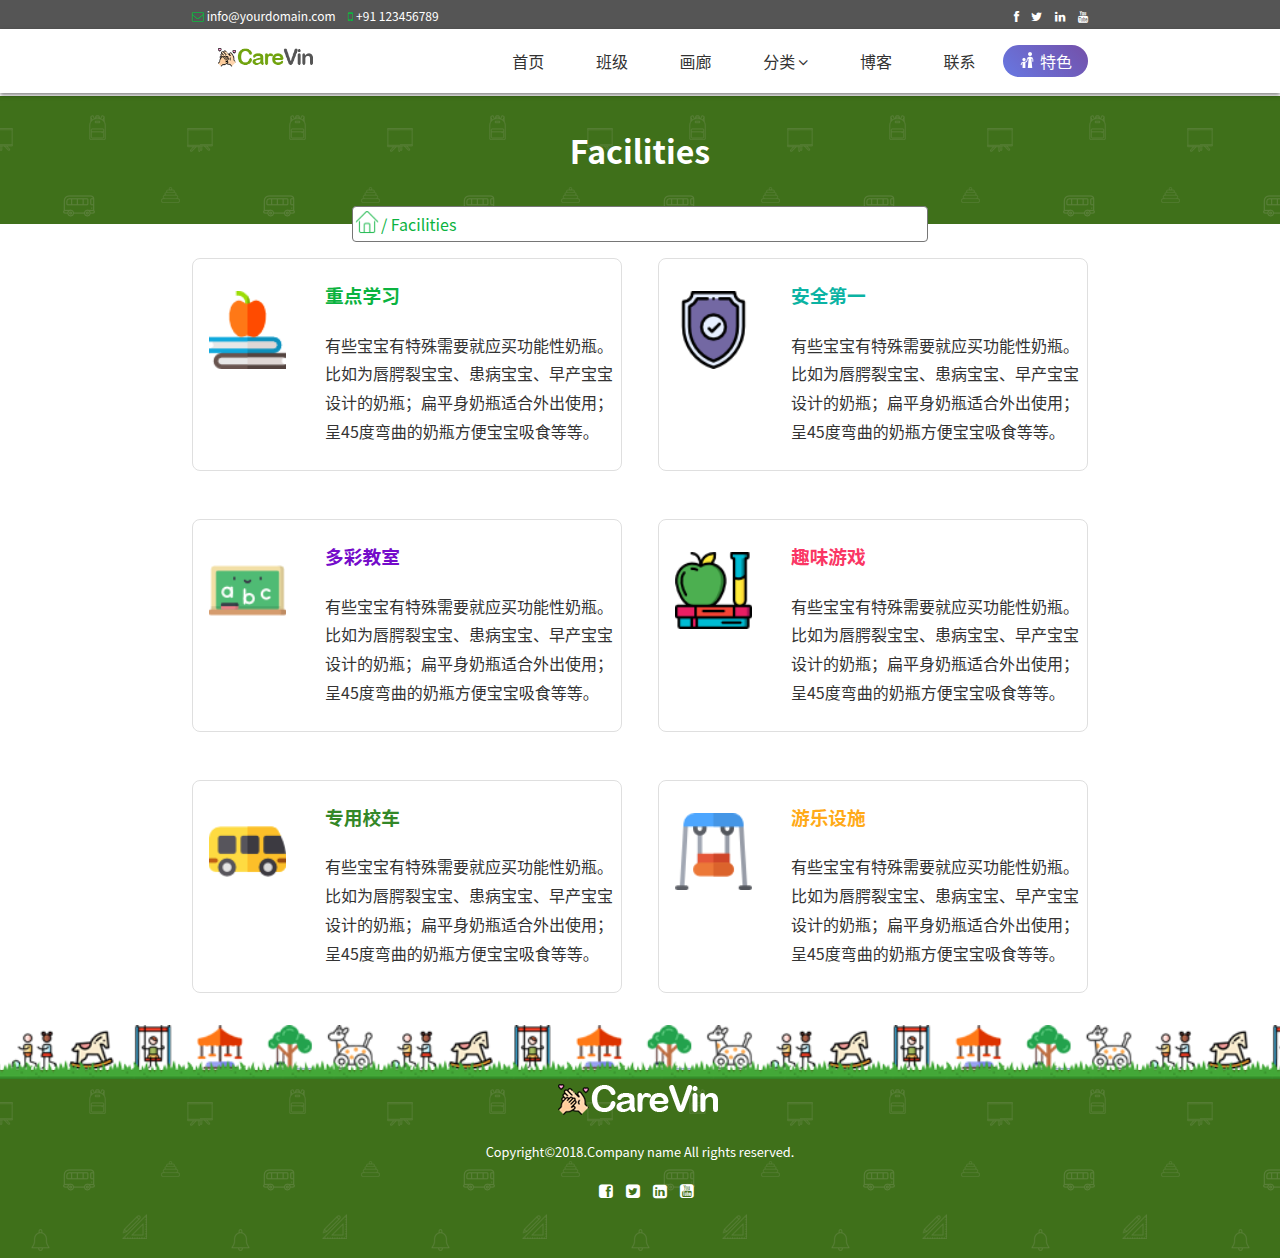
<file: page/facilities.html>
<!DOCTYPE html>
<html>
<head lang="en">
    <meta charset="UTF-8"/>
    <meta http-equiv="X-UA-Compatible" content="IE=edge, chrome=1, Firefox=1" /> <!--指示IE/chrome/Firefox以目前可用的最高模式显示内容-->
    <meta name="renderer" content="webkit"/>
    <meta name="keywords" content="CarVin, Children, Play, School" /><!--关键字-->
    <meta name="Description" content="Will our children have a place to play to made your life easy."/><!--网站描述-->
    <meta name="author" content="willow like moon" /><!--定义网页作者-->
    <meta name ="viewport" content ="width=device-width, initial-scale=1, maximum-scale=1, minimum-scale=1, user-scalable=no"/>
    <meta name="robots" content="index, follow"/>
    <meta name="googlebot" content="index, follow"/>

    <title>CarVin Children Play School</title>

    <base target="_self"/>

    <link rel="shortcut icon" href="../img/logo/fav.png" type="image/ico"/><!--网页标题栏显示小图标-->
    <link rel="stylesheet" href="../css/normalize.css" type="text/css"/>
    <link rel="stylesheet" href="../css/font-awesome.css" type="text/css"/>
    <link rel="stylesheet" href="../css/global.css" type="text/css"/>
    <link rel="stylesheet" href="../css/module.css" type="text/css"/>
    <link rel="stylesheet" href="../css/carvin.css" type="text/css"/>
</head>
<body>
<div id="wrapper">

    <!--header start-->
    <header>
        <section class="md-info tx-center clearfix">
            <div class="box-center container row ">
                <div class="col-8 tx-left">
                    <a href=""><i class="icon-envelope-alt tx-green-light"></i> info@yourdomain.com<i class="icon-mobile-phone tx-green-light"></i> +91 123456789</a>
                </div>
                <div class="col-4 tx-right">
                    <a href="" class="tx-nowrap overflow"><i class="icon-facebook"></i><i class="icon-twitter"></i><i class="icon-linkedin"></i><i class="icon-youtube"></i></a>
                </div>
            </div>
        </section>
        <section class="md-nav clearfix">
            <nav class="box-center container row ">
                <a href="../index.html" class="col-2 logo box-img"><img src="../img/logo/logo.png" alt=""/></a>
                <ul class="col-10 tx-right">
                    <li><a href="../index.html">首页</a></li>
                    <li><a href="classes.html">班级</a></li>
                    <li><a href="gallery.html" >画廊</a></li>
                    <li class="nav-sub">
                        <a href="">分类<i class="icon-angle-down"></i></a>
                        <ol class="tx-center">
                            <li><a href="aboutUs.html">关于我们</a></li>
                            <li><a href="faq.html">FAQ问答</a></li>
                            <li><a href="404.html">404失联</a></li>
                        </ol>
                    </li>
                    <li><a href="blog.html">博客</a></li>
                    <li> <a href="contact.html">联系</a></li>
                    <li><a  href="#" class="bg-purple tx-white active"><img src="../img/ico/mother.png" alt="img"/>特色</a></li>
                </ul>
            </nav>
        </section>
    </header>
    <!--header end-->

    <!--main start-->
    <div class="main">

        <!--banner start-->
        <section class="banner md-banner bg-img-green-weight">
            <div class="box-center container row tx-center">
                <div class="col-12">
                    <h2>Facilities</h2>
                    <input class="tx-green-light bg-ico-green" type="search" placeholder="" value="/ Facilities"/>
                </div>
            </div>
        </section>
        <!--banner end-->

        <!--facilities intro start-->
        <section class="facilities">

            <div class="box-center container row">
                <div class="class-intro col-6">
                    <div>
                        <div class="box-img"><img src="../img/facilities/one.png" alt="ico.png"/></div>
                        <div>
                            <h3 class="tx-green-light">重点学习</h3>
                            <p>
                                有些宝宝有特殊需要就应买功能性奶瓶。比如为唇腭裂宝宝、患病宝宝、早产宝宝设计的奶瓶；扁平身奶瓶适合外出使用；呈45度弯曲的奶瓶方便宝宝吸食等等。
                            </p>
                        </div>
                    </div>
                </div>
                <div class="class-intro col-6">
                    <div>
                        <div class="box-img"><img src="../img/facilities/two.png" alt="ico.png"/></div>
                        <div>
                            <h3 class="tx-green-weight">安全第一</h3>
                            <p>
                                有些宝宝有特殊需要就应买功能性奶瓶。比如为唇腭裂宝宝、患病宝宝、早产宝宝设计的奶瓶；扁平身奶瓶适合外出使用；呈45度弯曲的奶瓶方便宝宝吸食等等。
                            </p>
                        </div>
                    </div>
                </div>
            </div>

            <div class="box-center container row">
                <div class="class-intro col-6">
                    <div>
                        <div class="box-img"><img src="../img/facilities/three.png" alt="ico.png"/></div>
                        <div>
                            <h3 class="tx-purple">多彩教室</h3>
                            <p>
                                有些宝宝有特殊需要就应买功能性奶瓶。比如为唇腭裂宝宝、患病宝宝、早产宝宝设计的奶瓶；扁平身奶瓶适合外出使用；呈45度弯曲的奶瓶方便宝宝吸食等等。
                            </p>
                        </div>
                    </div>
                </div>
                <div class="class-intro col-6">
                    <div>
                        <div class="box-img"><img src="../img/facilities/four.png" alt="ico.png"/></div>
                        <div>
                            <h3 class="tx-pink">趣味游戏</h3>
                            <p>
                                有些宝宝有特殊需要就应买功能性奶瓶。比如为唇腭裂宝宝、患病宝宝、早产宝宝设计的奶瓶；扁平身奶瓶适合外出使用；呈45度弯曲的奶瓶方便宝宝吸食等等。
                            </p>
                        </div>
                    </div>
                </div>
            </div>

            <div class="box-center container row">
                <div class="class-intro col-6">
                    <div>
                        <div class="box-img"><img src="../img/facilities/five.png" alt="ico.png"/></div>
                        <div>
                            <h3 class="tx-green">专用校车</h3>
                            <p>
                                有些宝宝有特殊需要就应买功能性奶瓶。比如为唇腭裂宝宝、患病宝宝、早产宝宝设计的奶瓶；扁平身奶瓶适合外出使用；呈45度弯曲的奶瓶方便宝宝吸食等等。
                            </p>
                        </div>
                    </div>
                </div>
                <div class="class-intro col-6">
                    <div>
                        <div class="box-img"><img src="../img/facilities/six.png" alt="ico.png"/></div>
                        <div>
                            <h3 class="tx-orange">游乐设施</h3>
                            <p>
                                有些宝宝有特殊需要就应买功能性奶瓶。比如为唇腭裂宝宝、患病宝宝、早产宝宝设计的奶瓶；扁平身奶瓶适合外出使用；呈45度弯曲的奶瓶方便宝宝吸食等等。
                            </p>
                        </div>
                    </div>
                </div>
            </div>

        </section>
        <!--facilities intro end-->

    </div>
    <!--main end-->

    <!--footer start-->
    <footer class="md-footer">
        <div class="box-center container row">
            <div class="col-12 tx-center">
                <img src="../img/logo/footer-logo.png" alt="logo.png"/>
                <p class="tx-white">
                    Copyright&copy;2018.Company name All rights reserved.
                </p>
                <a href="" class="tx-white"><i class="icon-facebook-sign"></i><i class="icon-twitter-sign"></i><i class="icon-linkedin-sign"></i><i class="icon-youtube-sign"></i></a>
            </div>
        </div>
    </footer>
    <!--footer end-->

    <!-- back-top-btn -->
    <div title="返回顶部" class="md-back-top tx-center"><i class="icon-angle-up"></i></div>
    <!-- back-top-btn -->


    <!--js link start-->
    <script type="text/javascript" src="../js/jquery-3.3.1.js"></script>
    <script type="text/javascript" src="../js/carvin.js"></script>
    <!--js link end-->

</div>
</body>
</html>
</file>
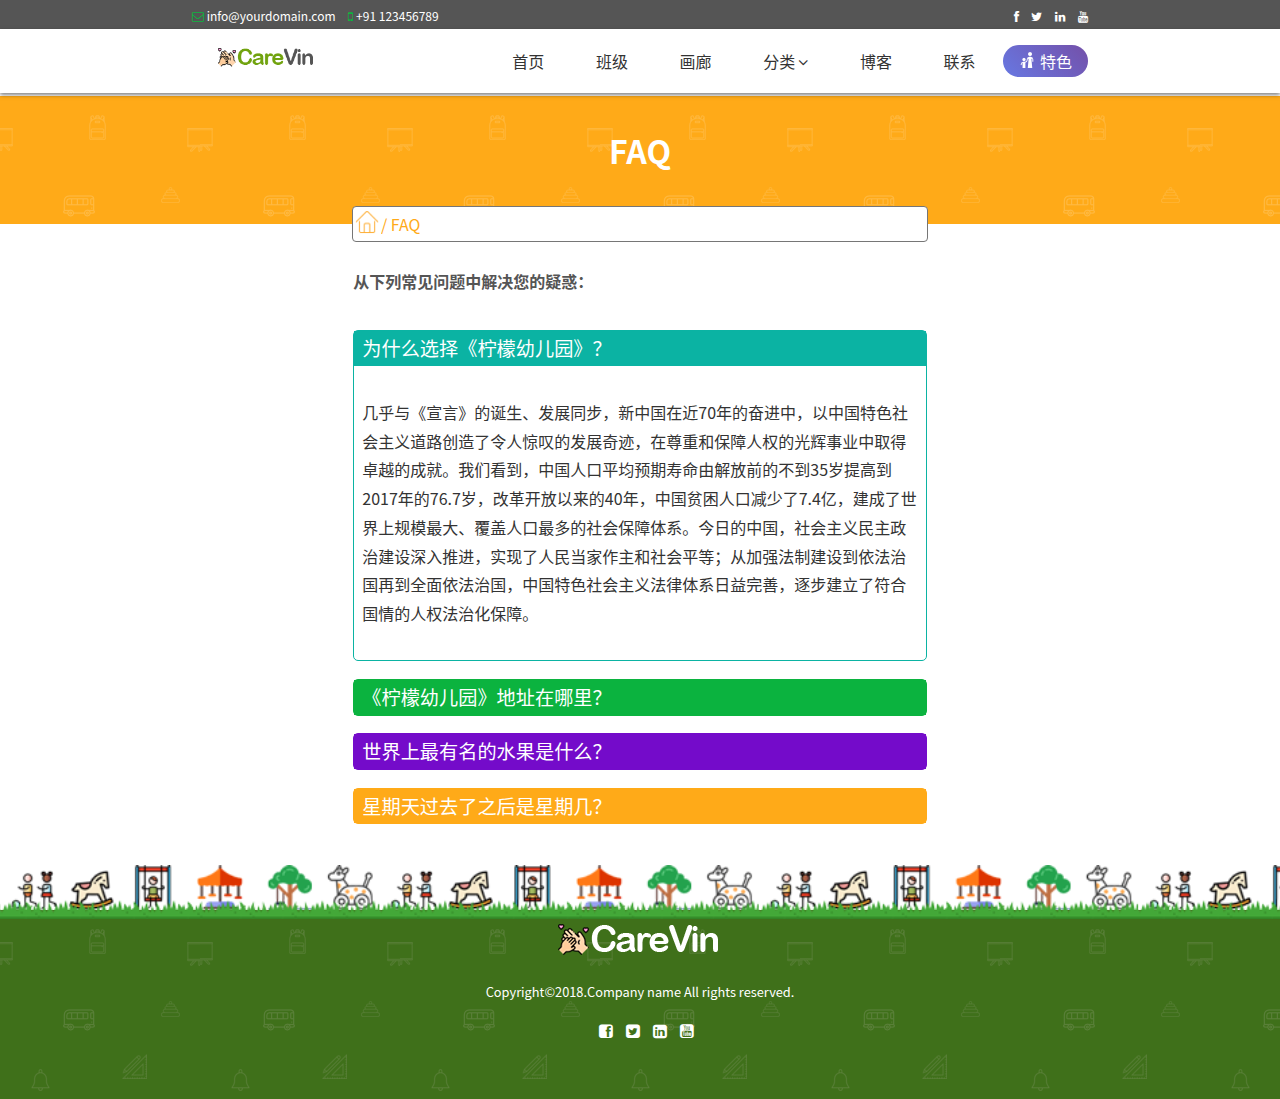
<file: page/faq.html>
<!DOCTYPE html>
<html>
<head lang="en">
    <meta charset="UTF-8"/>
    <meta http-equiv="X-UA-Compatible" content="IE=edge, chrome=1, Firefox=1" /> <!--指示IE/chrome/Firefox以目前可用的最高模式显示内容-->
    <meta name="renderer" content="webkit"/>
    <meta name="keywords" content="CarVin, Children, Play, School" /><!--关键字-->
    <meta name="Description" content="Will our children have a place to play to made your life easy."/><!--网站描述-->
    <meta name="author" content="willow like moon" /><!--定义网页作者-->
    <meta name ="viewport" content ="width=device-width, initial-scale=1, maximum-scale=1, minimum-scale=1, user-scalable=no"/>
    <meta name="robots" content="index, follow"/>
    <meta name="googlebot" content="index, follow"/>

    <title>CarVin Children Play School</title>

    <base target="_self"/>

    <link rel="shortcut icon" href="../img/logo/fav.png" type="image/ico"/><!--网页标题栏显示小图标-->
    <link rel="stylesheet" href="../css/normalize.css" type="text/css"/>
    <link rel="stylesheet" href="../css/font-awesome.css" type="text/css"/>
    <link rel="stylesheet" href="../css/swiper.css">
    <link rel="stylesheet" href="../css/animate.css">
    <link rel="stylesheet" href="../css/global.css" type="text/css"/>
    <link rel="stylesheet" href="../css/module.css" type="text/css"/>
    <link rel="stylesheet" href="../css/carvin.css" type="text/css"/>
</head>
<body>
<div id="wrapper">

    <!--header start-->
    <header>
        <section class="md-info tx-center clearfix">
            <div class="box-center container row ">
                <div class="col-8 tx-left">
                    <a href=""><i class="icon-envelope-alt tx-green-light"></i> info@yourdomain.com<i class="icon-mobile-phone tx-green-light"></i> +91 123456789</a>
                </div>
                <div class="col-4 tx-right">
                    <a href="" class="tx-nowrap overflow"><i class="icon-facebook"></i><i class="icon-twitter"></i><i class="icon-linkedin"></i><i class="icon-youtube"></i></a>
                </div>
            </div>
        </section>
        <section class="md-nav clearfix">
            <nav class="box-center container row ">
                <a href="../index.html" class="col-2 logo box-img"><img src="../img/logo/logo.png" alt=""/></a>
                <ul class="col-10 tx-right">
                    <li><a href="../index.html">首页</a></li>
                    <li><a href="classes.html">班级</a></li>
                    <li><a href="gallery.html">画廊</a></li>
                    <li class="nav-sub">
                        <a href="">分类<i class="icon-angle-down"></i></a>
                        <ol class="tx-center">
                            <li><a href="aboutUs.html">关于我们</a></li>
                            <li><a href="faq.html"  class="active">FAQ问答</a></li>
                            <li><a href="404.html">404失联</a></li>
                        </ol>
                    </li>
                    <li><a href="blog.html">博客</a></li>
                    <li> <a href="contact.html">联系</a></li>
                    <li><a href="facilities.html" class="bg-purple tx-white"><img src="../img/ico/mother.png" alt="img"/>特色</a></li>
                </ul>
            </nav>
        </section>
    </header>
    <!--header end-->

    <!--main start-->
    <div class="main">

        <!--banner start-->
        <section class="banner md-banner bg-img-yellow">
            <div class="box-center container row tx-center">
                <div class="col-12">
                    <h2>FAQ</h2>
                    <input class="tx-orange bg-ico-yellow" type="search" placeholder="" value="/ FAQ"/>
                </div>
            </div>
        </section>
        <!--banner end-->

        <!--faq start-->
        <section class="faq">
            <div class="box-center container row">
                <div class="col-12">
                    <p class="tx-bold tx-gray">从下列常见问题中解决您的疑惑：</p>
                </div>
            </div>
            <div class="box-center container row">
                <div class="col-12">
                        <div class="br-green-weight  det-tit">
                            <p class="bg-green-weight note-p">为什么选择《柠檬幼儿园》？</p>
                            <p class="">
                                几乎与《宣言》的诞生、发展同步，新中国在近70年的奋进中，以中国特色社会主义道路创造了令人惊叹的发展奇迹，在尊重和保障人权的光辉事业中取得卓越的成就。我们看到，中国人口平均预期寿命由解放前的不到35岁提高到2017年的76.7岁，改革开放以来的40年，中国贫困人口减少了7.4亿，建成了世界上规模最大、覆盖人口最多的社会保障体系。今日的中国，社会主义民主政治建设深入推进，实现了人民当家作主和社会平等；从加强法制建设到依法治国再到全面依法治国，中国特色社会主义法律体系日益完善，逐步建立了符合国情的人权法治化保障。
                            </p>
                        </div>
                </div>
            </div>
            <div class="box-center container row">
                <div class="col-12">
                    <div class="br-green-light det-tit">
                        <p class="bg-green-light note-p">《柠檬幼儿园》地址在哪里？</p>
                        <p class="none">
                            几乎与《宣言》的诞生、发展同步，新中国在近70年的奋进中，以中国特色社会主义道路创造了令人惊叹的发展奇迹，在尊重和保障人权的光辉事业中取得卓越的成就。我们看到，中国人口平均预期寿命由解放前的不到35岁提高到2017年的76.7岁，改革开放以来的40年，中国贫困人口减少了7.4亿，建成了世界上规模最大、覆盖人口最多的社会保障体系。今日的中国，社会主义民主政治建设深入推进，实现了人民当家作主和社会平等；从加强法制建设到依法治国再到全面依法治国，中国特色社会主义法律体系日益完善，逐步建立了符合国情的人权法治化保障。
                        </p>
                    </div>
                </div>
            </div>
            <div class="box-center container row">
                <div class="col-12">
                    <div class="br-purple det-tit">
                        <p class="bg-purple note-p">世界上最有名的水果是什么？</p>
                        <p class="none">
                            几乎与《宣言》的诞生、发展同步，新中国在近70年的奋进中，以中国特色社会主义道路创造了令人惊叹的发展奇迹，在尊重和保障人权的光辉事业中取得卓越的成就。我们看到，中国人口平均预期寿命由解放前的不到35岁提高到2017年的76.7岁，改革开放以来的40年，中国贫困人口减少了7.4亿，建成了世界上规模最大、覆盖人口最多的社会保障体系。今日的中国，社会主义民主政治建设深入推进，实现了人民当家作主和社会平等；从加强法制建设到依法治国再到全面依法治国，中国特色社会主义法律体系日益完善，逐步建立了符合国情的人权法治化保障。
                        </p>
                    </div>
                </div>
            </div>
            <div class="box-center container row">
                <div class="col-12">
                    <div class="br-orange det-tit">
                        <p class="bg-orange note-p">星期天过去了之后是星期几？</p>
                        <p class="none">
                            几乎与《宣言》的诞生、发展同步，新中国在近70年的奋进中，以中国特色社会主义道路创造了令人惊叹的发展奇迹，在尊重和保障人权的光辉事业中取得卓越的成就。我们看到，中国人口平均预期寿命由解放前的不到35岁提高到2017年的76.7岁，改革开放以来的40年，中国贫困人口减少了7.4亿，建成了世界上规模最大、覆盖人口最多的社会保障体系。今日的中国，社会主义民主政治建设深入推进，实现了人民当家作主和社会平等；从加强法制建设到依法治国再到全面依法治国，中国特色社会主义法律体系日益完善，逐步建立了符合国情的人权法治化保障。
                        </p>
                    </div>
                </div>
            </div>
        </section>
        <!--faq end-->

    </div>
    <!--main end-->

    <!--footer start-->
    <footer class="md-footer">
        <div class="box-center container row">
            <div class="col-12 tx-center">
                <img src="../img/logo/footer-logo.png" alt="logo.png"/>
                <p class="tx-white">
                    Copyright&copy;2018.Company name All rights reserved.
                </p>
                <a href="" class="tx-white"><i class="icon-facebook-sign"></i><i class="icon-twitter-sign"></i><i class="icon-linkedin-sign"></i><i class="icon-youtube-sign"></i></a>
            </div>
        </div>
    </footer>
    <!--footer end-->

    <!-- back-top-btn -->
    <div title="返回顶部" class="md-back-top tx-center"><i class="icon-angle-up"></i></div>
    <!-- back-top-btn -->


    <!--js link start-->
    <script type="text/javascript" src="../js/jquery-3.3.1.js"></script>
    <script src="../js/swiper.js"></script>
    <script src="../js/swiper.animate.min.js"></script>
    <script type="text/javascript" src="../js/carvin.js"></script>
    <!--js link end-->

</div>
</body>
</html>
</file>
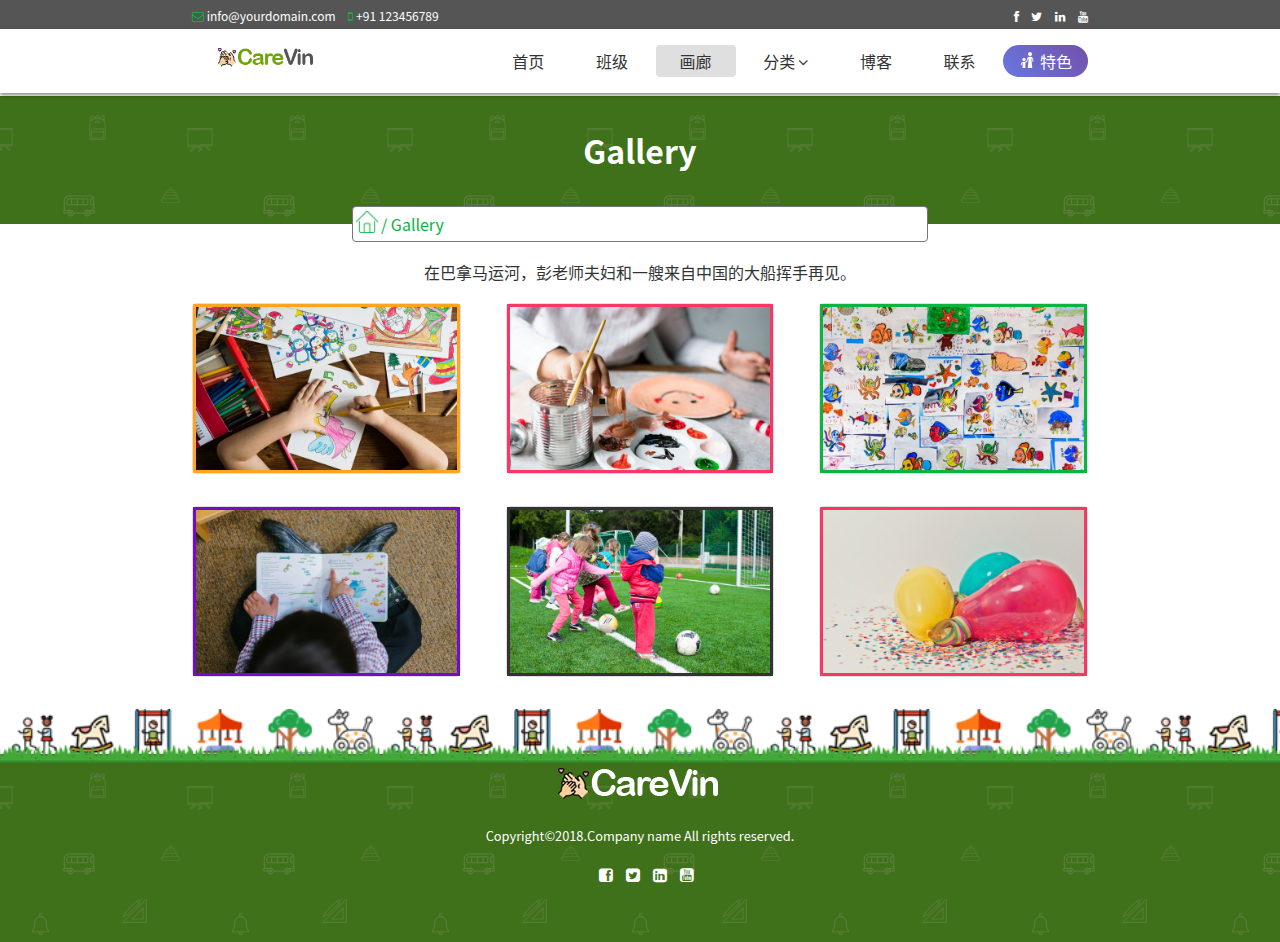
<file: page/gallery.html>
<!DOCTYPE html>
<html>
<head lang="en">
    <meta charset="UTF-8"/>
    <meta http-equiv="X-UA-Compatible" content="IE=edge, chrome=1, Firefox=1" /> <!--指示IE/chrome/Firefox以目前可用的最高模式显示内容-->
    <meta name="renderer" content="webkit"/>
    <meta name="keywords" content="CarVin, Children, Play, School" /><!--关键字-->
    <meta name="Description" content="Will our children have a place to play to made your life easy."/><!--网站描述-->
    <meta name="author" content="willow like moon" /><!--定义网页作者-->
    <meta name ="viewport" content ="width=device-width, initial-scale=1, maximum-scale=1, minimum-scale=1, user-scalable=no"/>
    <meta name="robots" content="index, follow"/>
    <meta name="googlebot" content="index, follow"/>

    <title>CarVin Children Play School</title>

    <base target="_self"/>

    <link rel="shortcut icon" href="../img/logo/fav.png" type="image/ico"/><!--网页标题栏显示小图标-->
    <link rel="stylesheet" href="../css/normalize.css" type="text/css"/>
    <link rel="stylesheet" href="../css/font-awesome.css" type="text/css"/>
    <link rel="stylesheet" href="../css/global.css" type="text/css"/>
    <link rel="stylesheet" href="../css/module.css" type="text/css"/>
    <link rel="stylesheet" href="../css/carvin.css" type="text/css"/>
</head>
<body>
<div id="wrapper">

    <!--header start-->
    <header>
        <section class="md-info tx-center clearfix">
            <div class="box-center container row ">
                <div class="col-8 tx-left">
                    <a href=""><i class="icon-envelope-alt tx-green-light"></i> info@yourdomain.com<i class="icon-mobile-phone tx-green-light"></i> +91 123456789</a>
                </div>
                <div class="col-4 tx-right">
                    <a href="" class="tx-nowrap overflow"><i class="icon-facebook"></i><i class="icon-twitter"></i><i class="icon-linkedin"></i><i class="icon-youtube"></i></a>
                </div>
            </div>
        </section>
        <section class="md-nav clearfix">
            <nav class="box-center container row ">
                <a href="../index.html" class="col-2 logo box-img"><img src="../img/logo/logo.png" alt=""/></a>
                <ul class="col-10 tx-right">
                    <li><a href="../index.html">首页</a></li>
                    <li><a href="classes.html">班级</a></li>
                    <li><a href="gallery.html" class="active">画廊</a></li>
                    <li class="nav-sub">
                        <a href="">分类<i class="icon-angle-down"></i></a>
                        <ol class="tx-center">
                            <li><a href="aboutUs.html">关于我们</a></li>
                            <li><a href="faq.html">FAQ问答</a></li>
                            <li><a href="404.html">404失联</a></li>
                        </ol>
                    </li>
                    <li><a href="blog.html">博客</a></li>
                    <li> <a href="contact.html">联系</a></li>
                    <li><a href="facilities.html" class="bg-purple tx-white"><img src="../img/ico/mother.png" alt="img"/>特色</a></li>
                </ul>
            </nav>
        </section>
    </header>
    <!--header end-->

    <!--main start-->
    <div class="main">

        <!--banner start-->
        <section class="banner md-banner bg-img-green-weight">
            <div class="box-center container row tx-center">
                <div class="col-12">
                    <h2>Gallery</h2>
                    <input class="tx-green-light bg-ico-green" type="search" placeholder="" value="/ Gallery"/>
                </div>
            </div>
        </section>
        <!--banner end-->

        <!--gallery intro start-->
        <section class="gallery">
            <div class="box-center container row">
                <div class="col-12">
                    <p class="tx-center">在巴拿马运河，彭老师夫妇和一艘来自中国的大船挥手再见。</p>
                </div>
            </div>
            <div class="box-center container row">
                <div class="col-4 md-note box-img">
                    <img class="br-yellow" src="../img/gallery/1.jpg" alt="ico.png"/>
                </div>
                <div class="col-4 md-note box-img">
                    <img class="br-pink" src="../img/gallery/2.jpg" alt="ico.png"/>
                </div>
                <div class="col-4 md-note box-img">
                    <img class="br-green-light" src="../img/gallery/3.jpg" alt="ico.png"/>
                </div>
            </div>
            <div class="box-center container row">
                <div class="col-4 md-note box-img">
                    <img class="br-purple" src="../img/gallery/4.jpg" alt="ico.png"/>
                </div>
                <div class="col-4 md-note box-img">
                    <img class="br-gray-weight" src="../img/gallery/5.jpg" alt="ico.png"/>
                </div>
                <div class="col-4 md-note box-img">
                    <img class="br-pink" src="../img/gallery/6.jpg" alt="ico.png"/>
                </div>
            </div>
        </section>
        <!--gallery intro end-->

    </div>
    <!--main end-->

    <!--footer start-->
    <footer class="md-footer">
        <div class="box-center container row">
            <div class="col-12 tx-center">
                <img src="../img/logo/footer-logo.png" alt="logo.png"/>
                <p class="tx-white">
                    Copyright&copy;2018.Company name All rights reserved.
                </p>
                <a href="" class="tx-white"><i class="icon-facebook-sign"></i><i class="icon-twitter-sign"></i><i class="icon-linkedin-sign"></i><i class="icon-youtube-sign"></i></a>
            </div>
        </div>
    </footer>
    <!--footer end-->

    <!-- back-top-btn -->
    <div title="返回顶部" class="md-back-top tx-center"><i class="icon-angle-up"></i></div>
    <!-- back-top-btn -->


    <!--js link start-->
    <script type="text/javascript" src="../js/jquery-3.3.1.js"></script>
    <script type="text/javascript" src="../js/carvin.js"></script>
    <!--js link end-->

</div>
</body>
</html>
</file>
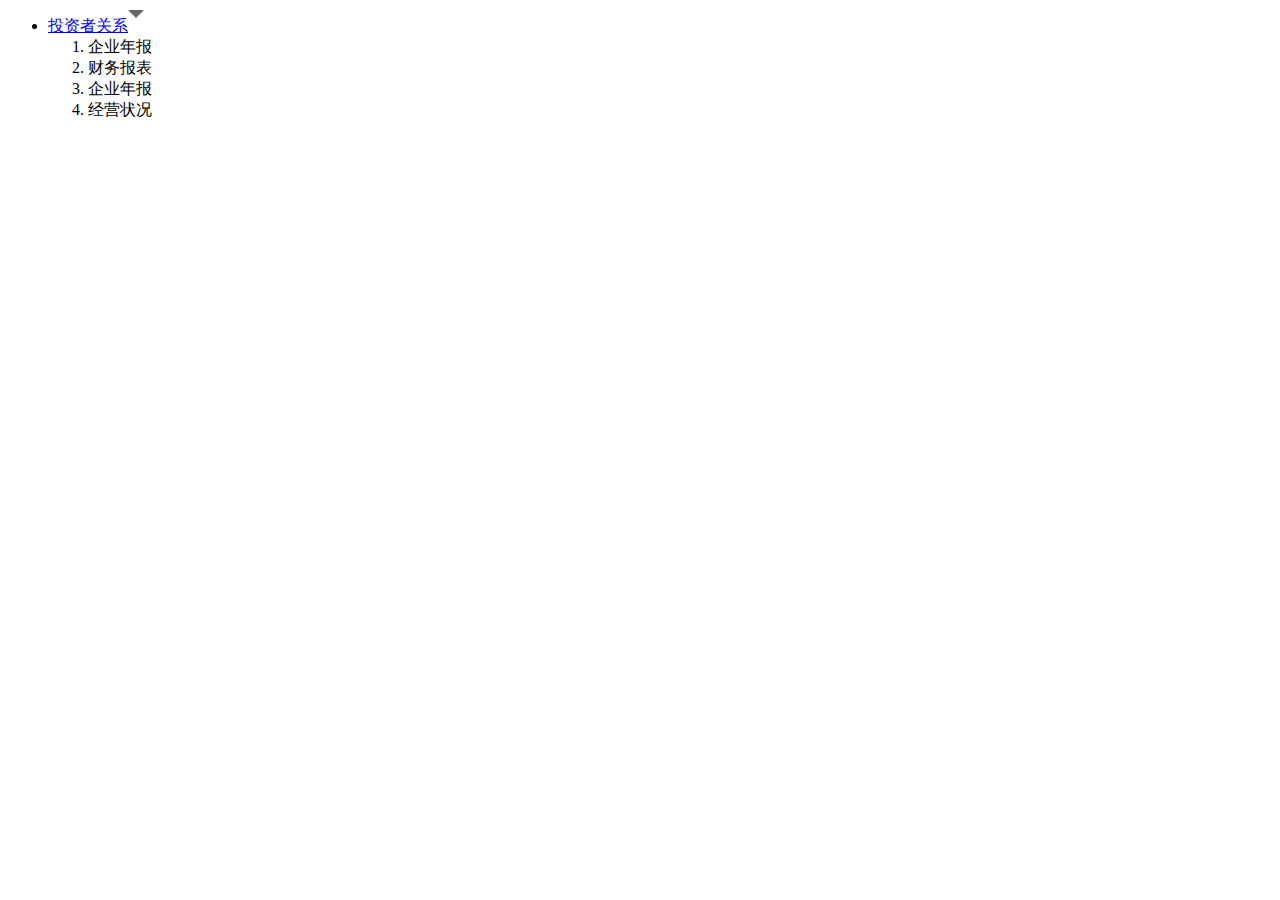
<file: reference/demo/test.html>
<!DOCTYPE html>
<html>
<head lang="en">
    <meta charset="UTF-8">
    <title></title>
</head>
<style>
    nav ul i{
        border: 8px solid #666;
        position: absolute;
        display: inline-block;
        height: 0;
        width: 0;
        border-bottom-color: transparent;
        border-left-color: transparent;
        border-right-color: transparent;
        top:10px;
    }
    nav ul i.act{
        transform: rotate(180deg);
        top:5px;
    }
</style>
<body>
<nav>
    <ul>
        <li>
            <a href="#" id="nav-btn">投资者关系<i></i></a>
            <ol id="nav">
                <li>企业年报</li>
                <li>财务报表</li>
                <li>企业年报</li>
                <li>经营状况</li>
            </ol>
        </li>
    </ul>
</nav>
</body>
<script src="https://cdn.staticfile.org/jquery/1.10.2/jquery.min.js"></script>
<script>
    $(document).ready(function(){
        $("#nav-btn").click(function(){
            $("#nav").slideToggle("slow");
//            $("#nav-btn").children("i").addClass("act");/*只能添加类*/
            $("#nav-btn").children("i").toggleClass("act");/*能添加或删除类*/
        });
    });
</script>
</html>
</file>
<file: css/module.css>
@charset"UTF-8";/*避免用中文时出现乱码*/

/*---------------模块式组件----------------*/
/*-----info css----------------------------*/
.md-info{
    background-color: rgba(85,85,85,1);
    color: rgba(255,255,255,1);
}
.md-info>div>div>a{font-size: 0.75rem;}
.md-info>div>div>a>i{margin-left: 1vw;}
.md-info>div>div>a>i:nth-of-type(1){margin-left: 0;}
/*-----------nav css--------------------------*/
.md-nav {
    position: relative;
    z-index: 9999;
    margin-bottom: 3px;
    box-shadow: 0 2px 4px rgba(0,0,0,.5);
}
.md-nav a{
    padding: 0 1.5rem;
    display: inline-block;
    font-size: 1rem;
    line-height: 2rem;
}
.md-nav a.logo img{
    margin: 1rem 0;
    display: block;
    width: 100%;
    height: 100%;
}
.md-nav a.logo:hover{
    background-color: transparent;
    cursor: pointer;
}
.md-nav>nav>ul>li{
    margin: 1rem auto;
    display: inline-block;
    font-size: 1rem;
    line-height: 2rem;
}
.md-nav>nav>ul>li:last-child a{
    padding: 0 1rem;
    border-radius: 1rem;
    margin-right: 0;
}
.md-nav>nav>ul>li:last-child a img{
    margin-right: 0.3rem;
}
.md-nav>nav>ul>li.nav-sub{
    position: relative;
}
.md-nav>nav>ul>li.nav-sub ol{
    width: 100%;
    position: absolute;
    top: 2rem;
    display: none;
    background-color: rgba(255,255,255,1);
}
.md-nav>nav>ul>li.nav-sub ol a{
    display: block;
    width:100%;
    padding: 0;
}
.md-nav>nav>ul>li.nav-sub ol a{
    border-radius: 0;
}
.md-nav>nav>ul>li.nav-sub a i{
    display: inline-block;
    margin-left: 0.2rem;
}
.md-nav>nav>ul>li.nav-sub a i.up{
    transform: rotate(180deg);
    top:5px;
}
.md-nav>nav>ul>li:last-of-type>a{background: linear-gradient(45deg,rgba(103,120,226,1),rgba(116,80,169,1)); }
/*-----------contact css-------------------------*/
.contact p{
    font-size: 1.2rem;
    font-weight: bold;
}
/*-----------footer css--------------------------*/
.md-footer{
    background: url(../img/bg/footer-green.png) repeat-x left top/auto 6vh,url(../img/bg/texture-dark.png)repeat-x left 5vh/auto;
    padding: 6vh;
}
.md-footer p{
    font-size: 0.8rem;

}
.md-footer>div>a{
    display: block;
    line-height: 1rem;
    width: 100%;
}
.md-footer>div>div>a>i{
    display: inline-block;
    box-sizing: border-box;
    margin-left: 1vw;
}
/*-----------banner css--------------------------*/
.md-banner{
    height: 8rem;
}
.md-banner h2{
    color: rgba(255, 255, 255, 1);
    font-size: 2rem;
}
.md-banner input{
    display: block;
    width: 45vw;
    margin: 0 auto;
    line-height:2;
    /*background: rgba(255,255,255,1) url(../img/ico/ico-house-yellow.png) no-repeat 2px 3px/24px;*/
    padding-left: 28px;
    /*border: 1px rgba(255,170,24,1);*/
    border-width: 1px;
    border-style: solid;
    /*color:rgba(255,170,24,1);*/
    border-radius: 0.25rem;
}
@media all and (max-width:868px) {
    .container{width: 80vw;}
    .md-banner input{width: 80vw;}
}
/*---------------------------------------------------*/
/*--便签式组件--*/
.md-note{
    border: 1px solid rgba(223,223,223,1);
    border-radius: 0.3rem;
    padding: 1rem;
}
.md-note h3{
    font-size: 1rem;
}
.md-note p{
    font-size: 0.75rem;
}
/*---------------------------------------------------*/
/*--功能式组件--*/
.md-tips{
    display: block;
    width:5%;
    height: 5%;
    position: absolute;
    margin-top: 3%;
    color: rgba(255,255,255,1)
}
.md-btn{
    font-size: 1rem;
    padding: 0.25rem 0.5rem;
    border-radius: 5px;
}

.md-btn-page div{width: 100%;}
.md-btn-page a{
    display: inline-block;
    font-size: 1.2rem;
    line-height: 1rem;
    padding: 0 1rem;
    text-align: center;
}
/*------------------------*/
.md-back-top{
    display: none;
    box-sizing: border-box;
    z-index: 100;
    width: 2.5rem;
    height: 2.5rem;
    line-height: 2.5rem;
    color: white;
    position: fixed;
    bottom: 10vh;
    right: 0.5vw;
    background-color:  rgba(223,223,223,1);
    border-radius: 0.5rem;
}
/*.md-back-top:visited{
    background-color:  rgba(223,223,223,1);
}*/
.md-back-top:hover{
    background-color:  rgba(51,51,51,1);
}
.md-back-top i{
    font-size: 2.5rem;
    line-height: 2.5rem;
}


/*--其他--*/
.md-slide .swiper-pagination-bullet{
    width: 20px;
    height: 8px;
    border-radius: 4px;
}
.md-slide .swiper-pagination-bullet-active {
    background-color: rgba(255,255,255,1);
}
.md-slide .swiper-button-prev{background-image: url("../img/ico/ico-go-left.svg")}
.md-slide .swiper-button-next{background-image: url("../img/ico/ico-go-right.svg")}
</file>
<file: css/carvin.css>
@charset"UTF-8";/*避免用中文时出现乱码*/
/*--slide css--*/
.slide a{
    border-radius: 0.5rem;
}
.slide img{
    width: 70%;
    padding: 2% 0;
    border-radius: 50% 45% 45% 50%;
    margin-right: 0;
}
/*.slide img:nth-of-type(2){
    margin-left: -2%;
}*/
.slide p{
    text-shadow: 5px 5px 10px rgba(51,51,51,1);
    font-size: 1.1rem;
    font-weight: bold;
}
/*--intro css--*/
.intro h4{
    font-size: 1.2rem;
    font-weight: bold;
}
.intro img{
    width: 100%;
    margin-top: 2%;
}
/*--features css--*/
.feature>div:nth-of-type(2)>div{width: 30%}
.feature>div:nth-of-type(3)>div{width: 30%}
.feature>div:nth-of-type(2)>div:nth-of-type(2){margin: 0 5%}
.feature>div:nth-of-type(3)>div:nth-of-type(2){margin: 0 5%}
.feature>div:nth-of-type(2){margin-bottom: 2.5%;}
.feature>div:nth-of-type(3){margin-bottom: 2.5%;}

@media all and (max-width:414px) {
    .feature>div:nth-of-type(2)>div{width: 100%}
    .feature>div:nth-of-type(3)>div{width: 100%}
    .feature>div:nth-of-type(2)>div:nth-of-type(2){margin: 0;}
    .feature>div:nth-of-type(3)>div:nth-of-type(2){margin: 0;}
    .feature>div:nth-of-type(2){margin-bottom:0;}
    .feature>div:nth-of-type(3){margin-bottom:0;}
}

/*--review css--*/
.review img{
    width: 30%;
    border-radius: 50%;
}
.review p{
    font-size: 0.75rem;
    font-style: italic;
    margin-bottom: 2rem;
}
.review img~p{
    font-size: 1.2rem;
    font-weight: bold;
    font-style: normal;
}
/*--news css--*/
.news img{
    width: 100%;
}
.news>div:nth-of-type(2)>div{
    width: 30%;
    border-left: none;
    border-right: none;
    border-bottom-width: 5px;
    border-radius: 0;
    margin: 2% 0;
}
.news>div:nth-of-type(2)>div:nth-of-type(1){
    border-color: rgba(11,179,63,1);;
}
.news>div:nth-of-type(2)>div:nth-of-type(2){
    border-color: rgba(250,54,100,1);
}
.news>div:nth-of-type(2)>div:nth-of-type(3){
    border-color: rgba(116,11,202,1);
}
.news>div:nth-of-type(2)>div:nth-of-type(2){margin: 2% 5%}
.news>div:nth-of-type(2){margin-bottom: 2.5%;}

@media all and (max-width:375px) {
    .news>div:nth-of-type(2)>div{width: 100%}
    .news>div:nth-of-type(2)>div:nth-of-type(2){margin: 2% 0;}
    .news>div:nth-of-type(2){margin-bottom:0;}
}

/*------class intro css--------------------------------------*/
.class{
    margin: 4rem auto 2rem;
}
.class-intro{
    padding-bottom: 1rem;
}
.class-intro img{
    margin-top: 2rem;
    width: 80%;
}
.class-intro>div{
    border: 1px solid rgba(223,223,223,1);
    padding-bottom: 2%;
}
.class-intro>div>div{
    display: inline-block;
    vertical-align: top;
}
.class-intro>div>div:nth-of-type(1){
    width: 30%;
}
.class-intro>div>div:nth-of-type(2){
    width: 68%;
}
.class-intro:nth-of-type(1),.class-intro:nth-of-type(3){
    padding-right: 2%;
}
.class-intro:nth-of-type(2),.class-intro:nth-of-type(4){
    padding-left: 2%;
}
@media all and (max-width:414px) {
    .class-intro:nth-of-type(1),.class-intro:nth-of-type(3){
        padding-right: 0;
    }
    .class-intro:nth-of-type(2),.class-intro:nth-of-type(4){
        padding-left: 0;
    }
}
/*------staff css------------------------------------------*/
.staff-intro:nth-of-type(1){padding-right: 1%;}
.staff-intro:nth-of-type(2),.staff-intro:nth-of-type(3){padding-left:0.5%;}
.staff-intro:nth-of-type(2),.staff-intro:nth-of-type(3){padding-right:0.5%;}
.staff-intro:nth-of-type(4){padding-left:1%;}
.staff-intro p:nth-of-type(1){font-size: 1.2rem;}
.staff-intro>div{border-radius: 5px}
.staff-intro img{
    border-radius: 5px 5px 0 0;
    height: 100%;
}
/*------About Us css------------------------------------------*/
.ab-p{
    font-size: 0.85rem;
    font-weight: lighter;
    text-indent:1.7rem;
}
/*------gallery css------------------------------------------*/
.gallery{margin-bottom: 2rem;}
.gallery>div>div.md-note{padding: 0;}
.gallery img{
    border-style: solid;
    border-width: 3px;
}
.gallery>div:nth-of-type(2)>div{width: 30%}
.gallery>div:nth-of-type(3)>div{width: 30%}
.gallery>div:nth-of-type(2)>div:nth-of-type(2){margin: 0 5%}
.gallery>div:nth-of-type(3)>div:nth-of-type(2){margin: 0 5%}
.gallery>div:nth-of-type(2){margin-bottom: 2.5%;}
.gallery>div:nth-of-type(3){margin-bottom: 2.5%;}

@media all and (max-width:414px) {
    .gallery>div:nth-of-type(2)>div{width: 100%}
    .gallery>div:nth-of-type(3)>div{width: 100%}
    .gallery>div:nth-of-type(2)>div:nth-of-type(2){margin: 0;}
    .gallery>div:nth-of-type(3)>div:nth-of-type(2){margin: 0;}
    .gallery>div:nth-of-type(2){margin-bottom:0;}
    .gallery>div:nth-of-type(3){margin-bottom:0;}
}
/*------error 404 css------------------------------------------*/
.error-404 img{
    width: 10%;
    margin: 2rem auto;
}
/*------faq css------------------------------------------*/
.faq{margin-bottom: 2rem;}
.faq div.col-12{
    padding: 1% 18%;
}
.faq div.col-12>div{
    border-style: solid;
    border-width: 1px;
    border-radius: 5px;
}
.faq div.col-12>div>p:nth-of-type(1){
    margin: 0;
    padding: 0 0.5rem;
    /*display: block;*/
    font-size: 1.2rem;
    color: rgba(255,255,255,1);
}
.faq div.col-12>div>p:nth-of-type(1):hover{
    cursor: pointer;
}
.faq div.col-12>div>p:nth-of-type(2){
    padding: 1rem 0.5rem;
}
@media all and (max-width:414px) {
    .faq div.col-12{
        padding: 1% 1%;
    }
}

/*-----------page blog css------------------------------------*/
.blog{margin:4rem auto}
.blog img{width: 100%;}
.blog article>div>div{margin-bottom: 1rem;}
.blog aside>div>.col-3>div>p{padding: 0 0.5rem;}
.blog aside>div>.col-3>div>p:first-of-type{padding-top: 0;}
.blog aside>div>.col-3>div{
    padding-top: 0;
    border-radius: 0.25rem;
    border-style: solid;
    border-width: 1px;
    margin-bottom: 1rem;
}
.blog aside>div>.col-3>div>p:nth-of-type(1){
    font-size: 1rem;
    line-height: 2;
    display: block;
    margin-top: 0;
    padding: 0 0.5rem;
}
.blog aside a {
    display: inline-block;
    font-size: 1.2rem;
    padding: 0 0.5rem;
}
/*-----------page blog css------------------------------------*/

/*.blog article>div>div{border: none;}*/
.blog-detail article p:nth-of-type(1){
    padding: 0.8rem 0;
    border:1px rgba(223,223,223,1);
    border-style: solid none;
    position: relative;
    display: block;
    font-size: 0.8rem;
    line-height: 1rem;
    padding-bottom: 1.5rem;

}
.blog-detail article p:nth-of-type(1)>span:nth-of-type(1){
    position: absolute;
    left: 0;
}
.blog-detail article p:nth-of-type(1)>span:nth-of-type(2){
    position: absolute;
    right: 0;
}


/*-----------page facilities css------------------------------------*/
.facilities .col-6{margin: 1rem 0;}
.facilities .col-6 img{
    width: 60%;
    margin-left: 1rem;
}
.facilities .col-6>div{border-radius: 0.5rem;}

/*-----------page contact css------------------------------------*/
.cont-info{margin: 2rem 0;}
.cont-info img{
    width: 10%;
}
.cont-info>div>div.col-4{
    width: 30%;
    border: 1px solid rgba(223,223,223,1);
    border-radius: 0;
    margin: 2% 0;
}

.cont-info>div>div.col-4:nth-of-type(2){margin: 2% 5%}
/*.cont-info>div:nth-of-type(2){margin-bottom: 2.5%;}*/

@media all and (max-width:375px) {
    .cont-info>div>div.col-4{width: 100%}
    .cont-info>div>div.col-4:nth-of-type(2){margin: 2% 0;}
}

/*------------------map-------------*/
.map {margin: 4rem 0}
.map input ,.map textarea{
    border: none;
    border-color: transparent;
    width: 100%;
    height: 2rem;
}
.map p{
    margin: 1rem 1rem;
}
.map p:nth-of-type(2n+2){
    display: block;
    margin: 0 1rem;
    border-bottom: 1px solid;
}
.map p:nth-of-type(2){border-color: rgba(11,179,163,1);}
.map p:nth-of-type(4){border-color: rgba(255,170,24,1);}
.map p:nth-of-type(6){border-color: rgba(11,179,63,1);}
.map button{border: none;}

#carvin-map {
    min-height: 400px;
}
.map .col-8{position: relative;}
/*
#carvin-map+p{
    position: absolute;
    top: 40%;
    left: 30%;
    font-size: 2rem;
    text-shadow: 2px 2px 0 rgba(255,255,255,1),4px 4px 0 rgba(250,54,100,1);
}*/
</file>
<file: css/global.css>
@charset"UTF-8";/*避免用中文时出现乱码*/
/*------reset基础样式重置------------------------------------*/
*{box-sizing: border-box;}/*让盒子以边框为固宽高*/
html{font-size: 16px;}
body{
    font-family: -apple-system,BlinkMacSystemFont,Helvetica Neue,PingFang SC,Microsoft YaHei,Source Han Sans SC,Noto Sans CJK SC,WenQuanYi Micro Hei,sans-serif;
    line-height: 1.8;
    color: rgba(51,51,51,1);
    background-color: rgba(255,255,255,1);
    margin: 0;
}
ul,ol{
    margin: 0;
    padding: 0;
    list-style:none;
}
a{
    text-decoration: none;
    color: inherit;/*继承*/
}
a:hover,a:focus{
    background-color: rgba(223,223,223,1);
    border-radius: 0.25rem;
}
.left{float: left;}
.right{float: right;}
.block{display: block;}
.none{display: none;}
.overflow{overflow: hidden;}
.tx-bold{font-weight: bold;}
.tx-left{text-align: left;}
.tx-center{text-align: center;}
.tx-right{text-align: right;}
.tx-nowrap{white-space: nowrap;}
.bg-img-green{background: url("../img/bg/texture.png")}
.bg-img-green-weight{background: url("../img/bg/texture-dark.png")}
.bg-img-yellow{background: url("../img/bg/texture-yellow.png")}
.bg-ico-yellow{background: rgba(255,255,255,1) url(../img/ico/ico-house-yellow.png) no-repeat 2px 3px/24px;}
.bg-ico-green{background: rgba(255,255,255,1) url(../img/ico/ico-house-green.png) no-repeat 2px 3px/24px;}
.box-center{margin: 0 auto;}
.box-img{width: 100%}
.box-img img{
    display: block;
    width: 100%;
    height: 100%;
}
.clearfix:after,.row:after,.row:before{
    content: "";
    display: table;
    clear: both;
}
.active{
    visibility: visible;
    background-color: rgba(223,223,223,1);;
    color:rgba(51,51,51,1);
    border-radius: 0.25rem;
}
/*------colorMark页面配色方案预置css----------------*/
.tx-white           {color: rgba(255,255,255,1);}
.bg-white{background-color: rgba(255,255,255,1);}
.br-white    {border-color: rgba(255,255,255,1);}

.tx-gray-light           {color: rgba(223,223,223,1);}
.bg-gray-light{background-color: rgba(223,223,223,1);}
.br-gray-light    {border-color: rgba(223,223,223,1);}

.tx-gray           {color: rgba(85,85,85,1);}
.bg-gray{background-color: rgba(85,85,85,1);}
.br-gray    {border-color: rgba(85,85,85,1);}

.tx-gray-weight           {color: rgba(51,51,51,1);}
.bg-gray-weight{background-color: rgba(51,51,51,1);}
.br-gray-weight    {border-color: rgba(51,51,51,1);}

.tx-green-light           {color: rgba(11,179,63,1);}
.bg-green-light{background-color: rgba(11,179,63,1);}
.br-green-light    {border-color: rgba(11,179,63,1);}

.tx-green           {color: rgba(51,135,39,1);}
.bg-green{background-color: rgba(51,135,39,1);}
.br-green    {border-color: rgba(51,135,39,1);}

.tx-green-weight           {color: rgba(11,179,163,1);}
.bg-green-weight{background-color: rgba(11,179,163,1);}
.br-green-weight    {border-color: rgba(11,179,163,1);}

.tx-orange           {color: rgba(255,170,24,1);}
.bg-orange{background-color: rgba(255,170,24,1);}
.br-orange    {border-color: rgba(255,170,24,1);}

.tx-yellow           {color: rgba(253,165,31,1);}
.bg-yellow{background-color: rgba(253,165,31,1);}
.br-yellow    {border-color: rgba(253,165,31,1);}

.tx-purple           {color: rgba(116,11,202,1);}
.bg-purple{background-color: rgba(116,11,202,1);}
.br-purple    {border-color: rgba(116,11,202,1);}

.tx-pink           {color: rgba(250,54,100,1);}
.bg-pink{background-color: rgba(250,54,100,1);}
.br-pink    {border-color: rgba(250,54,100,1);}

/*------------------------------------------------*/
.container{width: 70vw;
max-width: 1200px;
}
[class*="col-"] {float: left;}
.col-1 { width: 8.333333333%; }
.col-2 { width: 16.66666666%; }
.col-3 { width: 25%; }
.col-4 { width: 33.33333333%; }
.col-5 { width: 41.66666666%; }
.col-6 { width: 50%; }
.col-7 { width: 58.33333333%; }
.col-8 { width: 66.66666666%; }
.col-9 { width: 75%; }
.col-10{ width: 83.33333333%; }
.col-11{ width: 91.66666666%; }
.col-12{ width: 100%; }
@media all and (max-width:1200px) {
    .container{ width: 70vw; }
    .col-1 { width: 8.333333333%; }
    .col-2 { width: 16.66666666%; }
    .col-3 { width: 25%; }
    .col-4 { width: 33.33333333%; }
    .col-5 { width: 41.66666666%; }
    .col-6 { width: 50%; }
    .col-7 { width: 58.33333333%; }
    .col-8 { width: 66.66666666%; }
    .col-9 { width: 75%; }
    .col-10{ width: 83.33333333%; }
    .col-11{ width: 91.66666666%; }
    .col-12{ width: 100%; }
}
/*@media all and (max-width:1024px) {.container{width: 75vw;}}*/
@media all and (max-width:868px) {.container{width: 80vw;}}
@media all and (max-width:414px) {
    .container{width: 90vw;}
    .tx-left{text-align: center}
    .tx-right{text-align: center}
    .col-1 { width: 100%; }
    .col-2 { width: 100%; }
    .col-3 { width: 100%; }
    .col-4 { width: 100%; }
    .col-5 { width: 100%; }
    .col-6 { width: 100%; }
    .col-7 { width: 100%; }
    .col-8 { width: 100%; }
    .col-9 { width: 100%; }
    .col-10{ width: 100%; }
    .col-11{ width: 100%; }
    .col-12{ width: 100%; }
    .md-slide .swiper-button-prev,.md-slide .swiper-button-next{display: none;}
}
</file>
